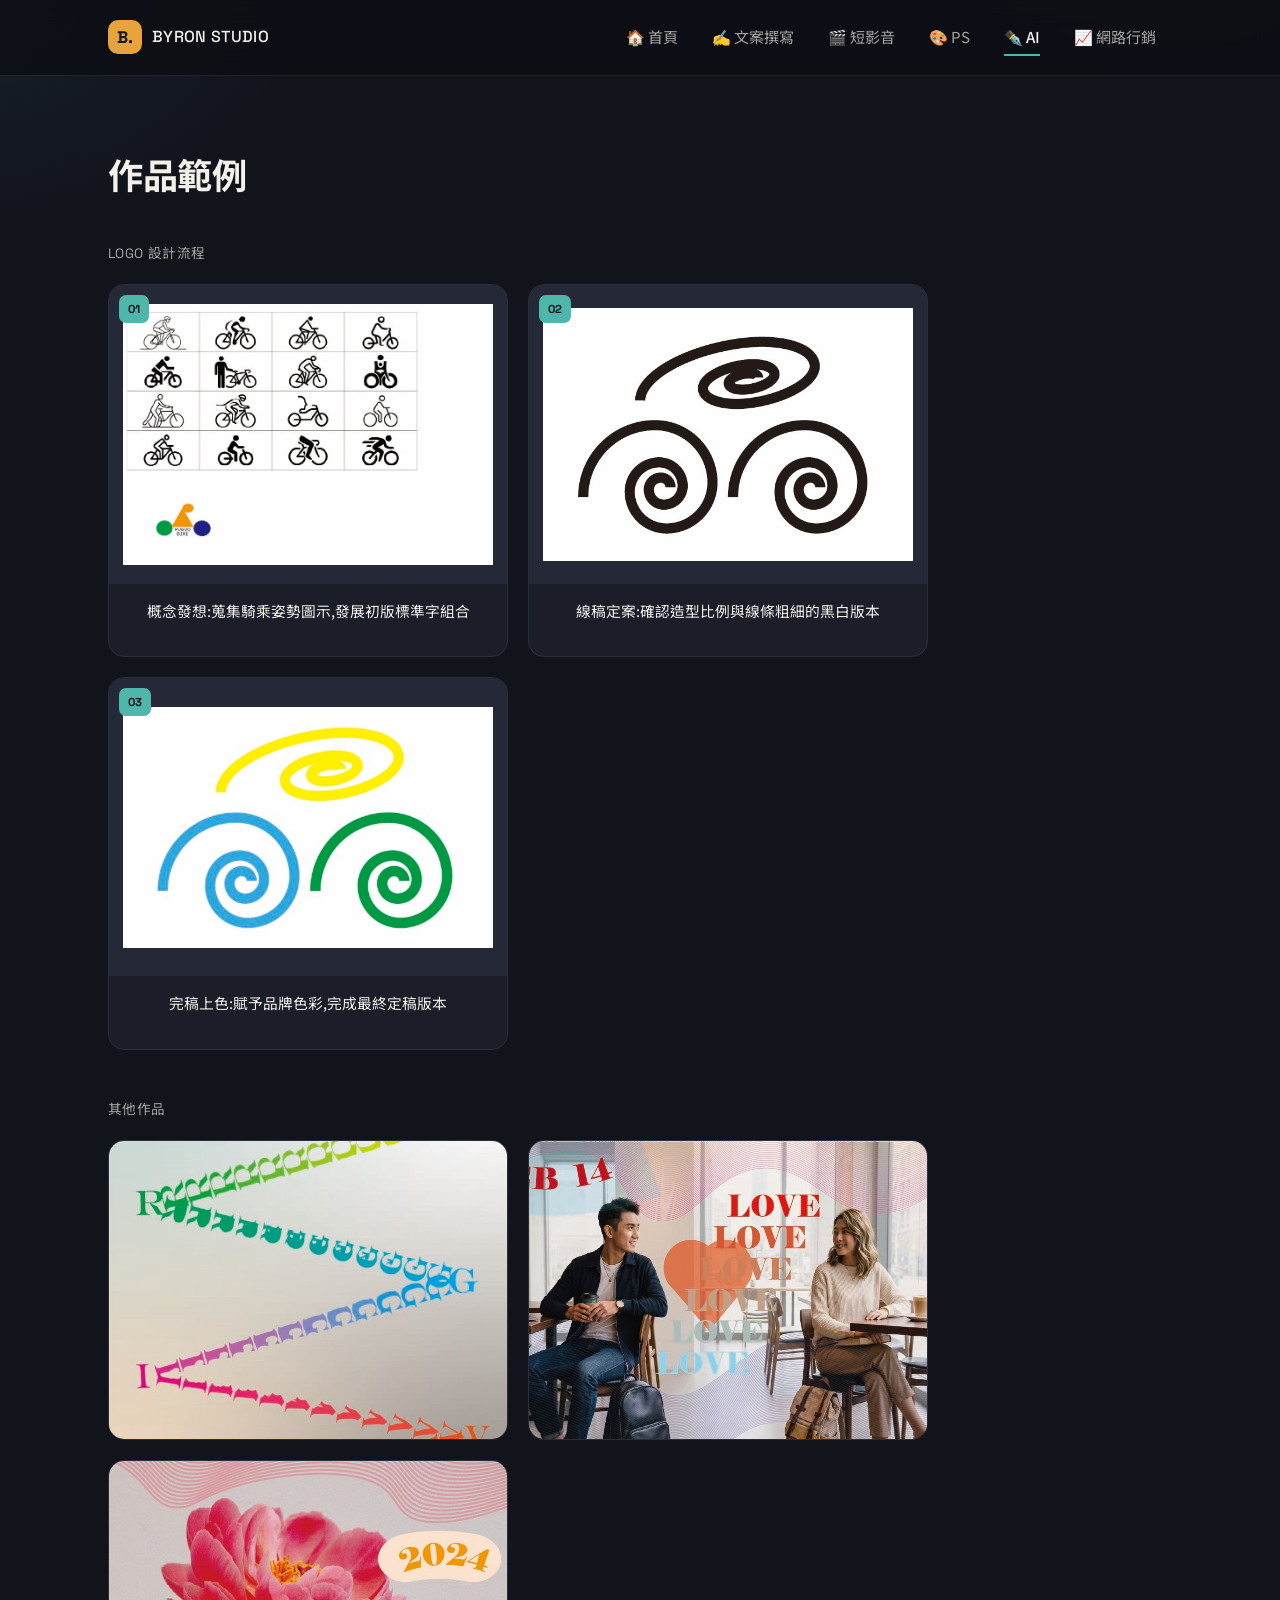
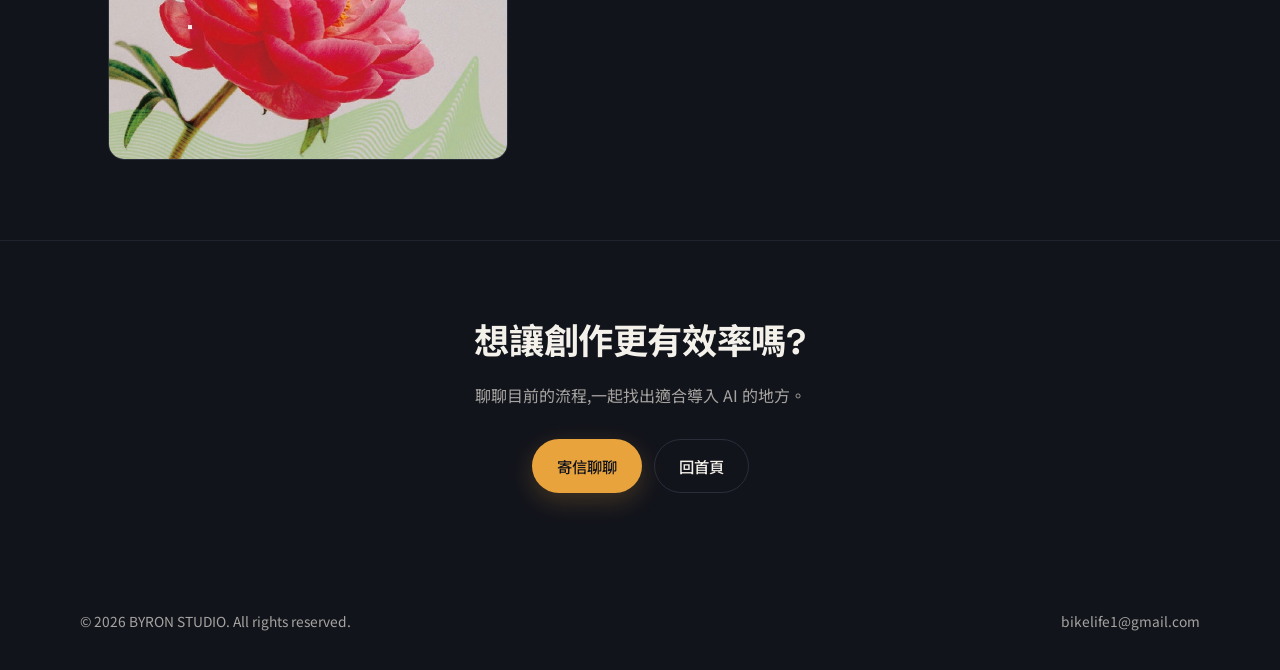
<file: ai.html>
<!doctype html>
<html lang="zh-Hant">
<head>
  <meta charset="UTF-8" />
  <meta name="viewport" content="width=device-width, initial-scale=1.0" />
  <title>AI 應用 — BYRON STUDIO</title>
  <link rel="preconnect" href="https://fonts.googleapis.com" />
  <link rel="preconnect" href="https://fonts.gstatic.com" crossorigin />
  <link
    href="https://fonts.googleapis.com/css2?family=Space+Grotesk:wght@500;700&family=Noto+Sans+TC:wght@400;500;700&display=swap"
    rel="stylesheet"
  />
  <link rel="stylesheet" href="css/style.css" />
</head>
<body>
  <header class="site-header">
    <div class="header-inner">
      <a href="index.html" class="brand">
        <span class="brand-mark">B.</span>
        <span class="brand-name">BYRON STUDIO</span>
      </a>
      <nav class="site-nav" id="site-nav">
        <a href="index.html" class="nav-link">🏠 首頁</a>
        <a href="copywriting.html" class="nav-link">✍️ 文案撰寫</a>
        <a href="video.html" class="nav-link">🎬 短影音</a>
        <a href="ps.html" class="nav-link">🎨 PS</a>
        <a href="ai.html" class="nav-link is-active">✒️ AI</a>
        <a href="marketing.html" class="nav-link">📈 網路行銷</a>
      </nav>
      <button class="menu-toggle" id="menu-toggle" aria-expanded="false" aria-controls="site-nav" aria-label="開啟選單">
        <span class="bar"></span>
        <span class="bar"></span>
        <span class="bar"></span>
      </button>
    </div>
  </header>
  <div class="nav-overlay" id="nav-overlay"></div>

  <main>
    

    <section class="section" id="gallery">
      <div class="container">
        <div class="section-head">
          <h2>作品範例</h2>
        </div>

        <p class="subsection-title">LOGO 設計流程</p>
        <div class="process-grid">
          <div class="process-card">
            <div class="process-thumb">
              <span class="process-num">01</span>
              <img src="./images/ai1.jpg" alt="概念發想:圖示參考與初版標準字" loading="lazy" />
            </div>
            <p class="process-label">概念發想:蒐集騎乘姿勢圖示,發展初版標準字組合</p>
          </div>
          <div class="process-card">
            <div class="process-thumb">
              <span class="process-num">02</span>
              <img src="./images/ai5.jpg" alt="線稿定案:黑白線條版本" loading="lazy" />
            </div>
            <p class="process-label">線稿定案:確認造型比例與線條粗細的黑白版本</p>
          </div>
          <div class="process-card">
            <div class="process-thumb">
              <span class="process-num">03</span>
              <img src="./images/ai6.jpg" alt="完稿上色:最終彩色版本" loading="lazy" />
            </div>
            <p class="process-label">完稿上色:賦予品牌色彩,完成最終定稿版本</p>
          </div>
        </div>

        <p class="subsection-title">其他作品</p>
        <div class="img-grid">
          <div class="img-card">
            <img src="./images/ai2.jpg" alt="作品範例" loading="lazy" />
          </div>
          <div class="img-card">
            <img src="./images/ai3.jpg" alt="作品範例" loading="lazy" />
          </div>
          <div class="img-card">
            <img src="./images/ai4.jpg" alt="作品範例" loading="lazy" />
          </div>
        </div>
      </div>
    </section>

    <section class="cta">
      <div class="container">
        <h2>想讓創作更有效率嗎?</h2>
        <p>聊聊目前的流程,一起找出適合導入 AI 的地方。</p>
        <div class="cta-actions">
          <a href="mailto:bikelife1@gmail.com" class="btn btn-primary">寄信聊聊</a>
          <a href="index.html" class="btn btn-ghost">回首頁</a>
        </div>
      </div>
    </section>
  </main>

  <footer>
    <div class="container site-footer">
      <span>© 2026 BYRON STUDIO. All rights reserved.</span>
      <div class="footer-links">
        <a href="mailto:bikelife1@gmail.com">bikelife1@gmail.com</a>

      </div>
    </div>
  </footer>

  <script src="js/script.js"></script>
</body>
</html>
</file>
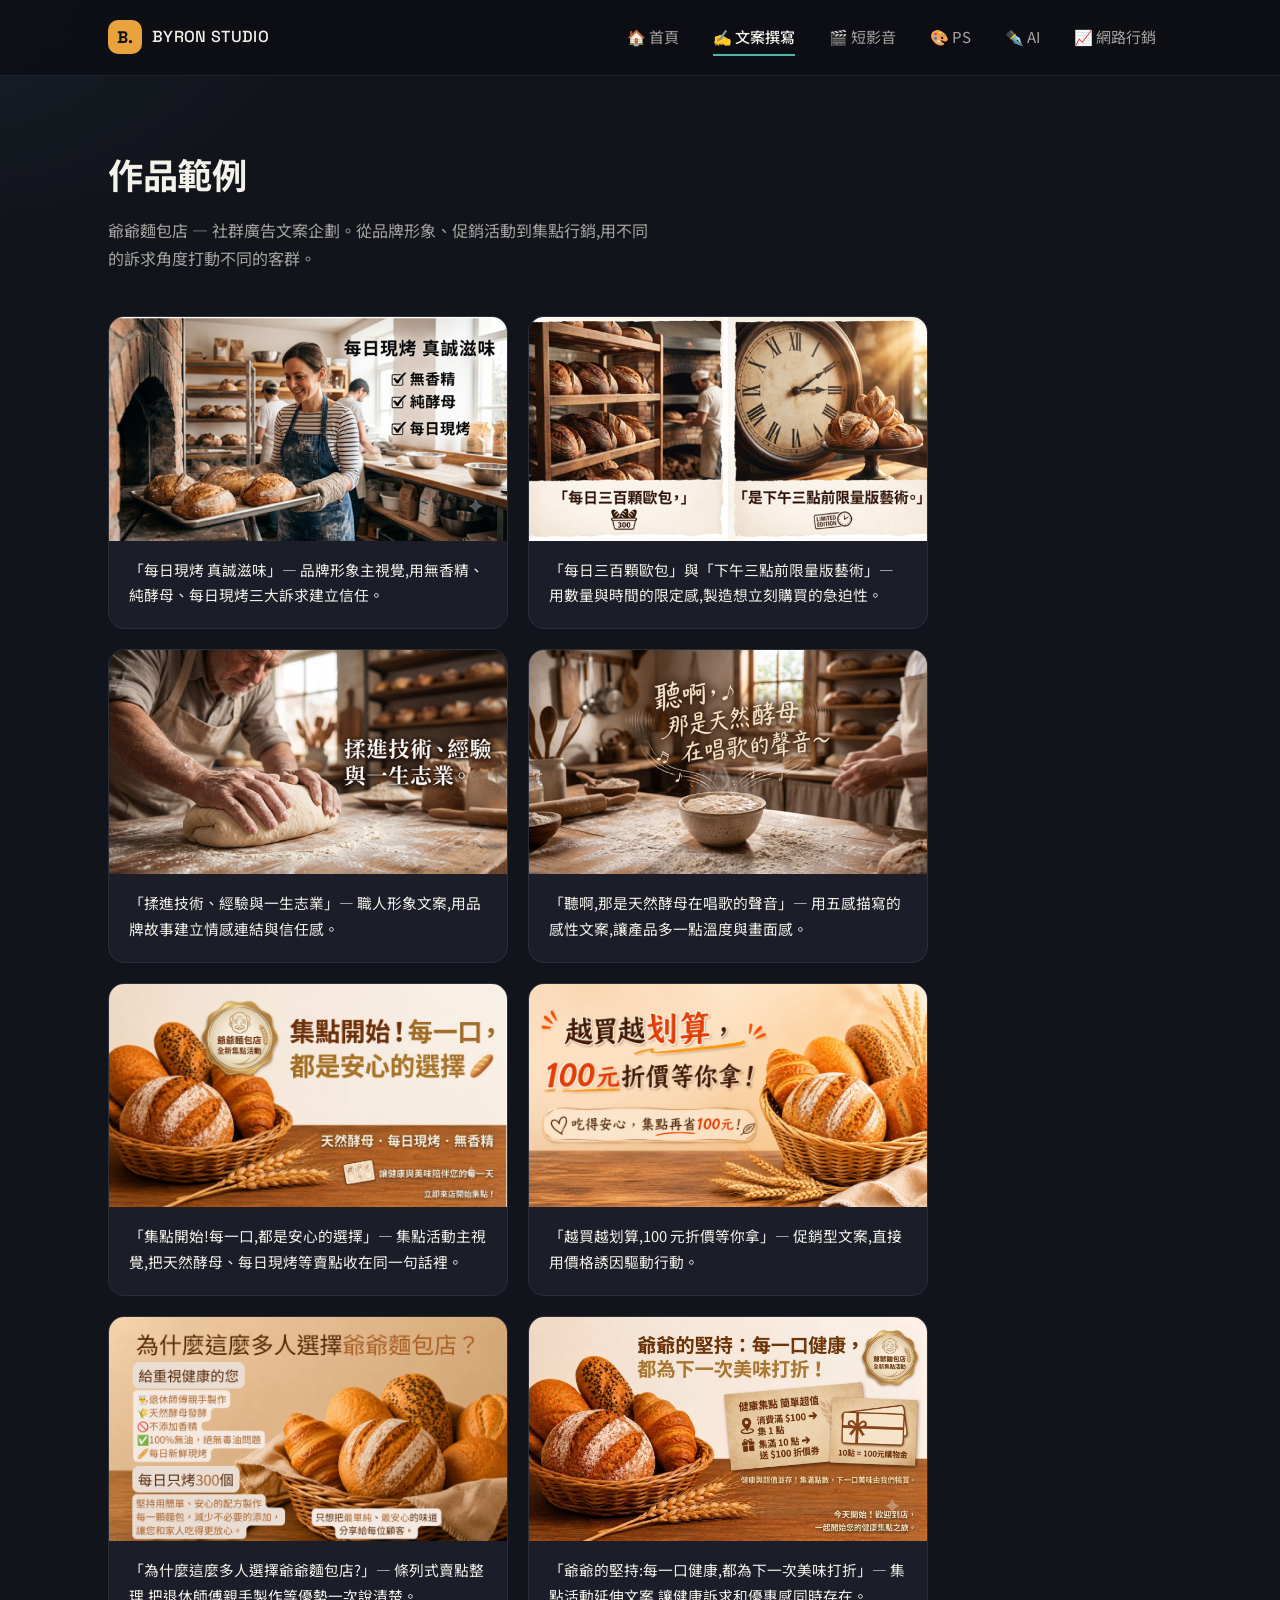
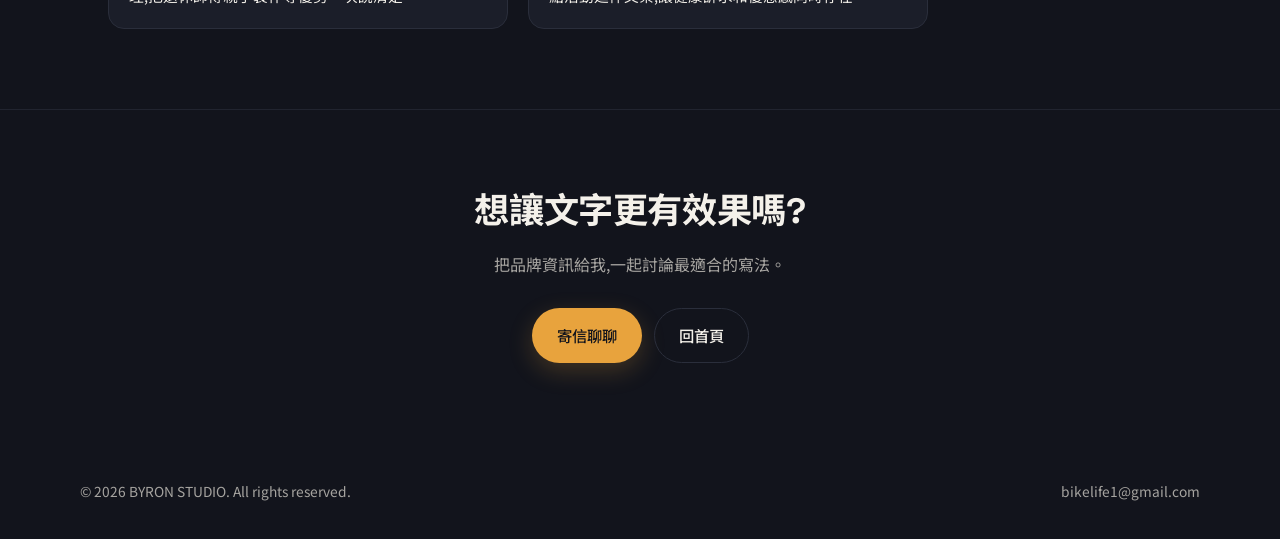
<file: copywriting.html>
<!doctype html>
<html lang="zh-Hant">
<head>
  <meta charset="UTF-8" />
  <meta name="viewport" content="width=device-width, initial-scale=1.0" />
  <title>文案撰寫 — BYRON STUDIO</title>
  <link rel="preconnect" href="https://fonts.googleapis.com" />
  <link rel="preconnect" href="https://fonts.gstatic.com" crossorigin />
  <link
    href="https://fonts.googleapis.com/css2?family=Space+Grotesk:wght@500;700&family=Noto+Sans+TC:wght@400;500;700&display=swap"
    rel="stylesheet"
  />
  <link rel="stylesheet" href="css/style.css" />
</head>
<body>
  <header class="site-header">
    <div class="header-inner">
      <a href="index.html" class="brand">
        <span class="brand-mark">B.</span>
        <span class="brand-name">BYRON STUDIO</span>
      </a>
      <nav class="site-nav" id="site-nav">
        <a href="index.html" class="nav-link">🏠 首頁</a>
        <a href="copywriting.html" class="nav-link is-active">✍️ 文案撰寫</a>
        <a href="video.html" class="nav-link">🎬 短影音</a>
        <a href="ps.html" class="nav-link">🎨 PS</a>
        <a href="ai.html" class="nav-link">✒️ AI</a>
        <a href="marketing.html" class="nav-link">📈 網路行銷</a>
      </nav>
      <button class="menu-toggle" id="menu-toggle" aria-expanded="false" aria-controls="site-nav" aria-label="開啟選單">
        <span class="bar"></span>
        <span class="bar"></span>
        <span class="bar"></span>
      </button>
    </div>
  </header>
  <div class="nav-overlay" id="nav-overlay"></div>

  <main>


   

    <section class="section" id="gallery">
      <div class="container">
        <div class="section-head">
          <h2>作品範例</h2>
          <p>爺爺麵包店 — 社群廣告文案企劃。從品牌形象、促銷活動到集點行銷,用不同的訴求角度打動不同的客群。</p>
        </div>
        <div class="gallery-grid">
          <div class="gallery-card">
            <div class="gallery-thumb">
              <img src="./images/w1.jpg" alt="每日現烤 真誠滋味" loading="lazy" />
            </div>
            <div class="gallery-body">
              <p>「每日現烤 真誠滋味」— 品牌形象主視覺,用無香精、純酵母、每日現烤三大訴求建立信任。</p>
            </div>
          </div>
          <div class="gallery-card">
            <div class="gallery-thumb">
              <img src="./images/w2.jpg" alt="每日三百顆歐包,是下午三點前限量版藝術" loading="lazy" />
            </div>
            <div class="gallery-body">
              <p>「每日三百顆歐包」與「下午三點前限量版藝術」— 用數量與時間的限定感,製造想立刻購買的急迫性。</p>
            </div>
          </div>
          <div class="gallery-card">
            <div class="gallery-thumb">
              <img src="./images/w3.jpg" alt="揉進技術、經驗與一生志業" loading="lazy" />
            </div>
            <div class="gallery-body">
              <p>「揉進技術、經驗與一生志業」— 職人形象文案,用品牌故事建立情感連結與信任感。</p>
            </div>
          </div>
          <div class="gallery-card">
            <div class="gallery-thumb">
              <img src="./images/w4.jpg" alt="聽啊，那是天然酵母在唱歌的聲音" loading="lazy" />
            </div>
            <div class="gallery-body">
              <p>「聽啊,那是天然酵母在唱歌的聲音」— 用五感描寫的感性文案,讓產品多一點溫度與畫面感。</p>
            </div>
          </div>
          <div class="gallery-card">
            <div class="gallery-thumb">
              <img src="./images/w5.jpg" alt="集點開始！每一口，都是安心的選擇" loading="lazy" />
            </div>
            <div class="gallery-body">
              <p>「集點開始!每一口,都是安心的選擇」— 集點活動主視覺,把天然酵母、每日現烤等賣點收在同一句話裡。</p>
            </div>
          </div>
          <div class="gallery-card">
            <div class="gallery-thumb">
              <img src="./images/w6.jpg" alt="越買越划算，100 元折價等你拿" loading="lazy" />
            </div>
            <div class="gallery-body">
              <p>「越買越划算,100 元折價等你拿」— 促銷型文案,直接用價格誘因驅動行動。</p>
            </div>
          </div>
          <div class="gallery-card">
            <div class="gallery-thumb">
              <img src="./images/w7.jpg" alt="為什麼這麼多人選擇爺爺麵包店？" loading="lazy" />
            </div>
            <div class="gallery-body">
              <p>「為什麼這麼多人選擇爺爺麵包店?」— 條列式賣點整理,把退休師傅親手製作等優勢一次說清楚。</p>
            </div>
          </div>
          <div class="gallery-card">
            <div class="gallery-thumb">
              <img src="./images/w8.jpg" alt="爺爺的堅持：每一口健康，都為下一次美味打折" loading="lazy" />
            </div>
            <div class="gallery-body">
              <p>「爺爺的堅持:每一口健康,都為下一次美味打折」— 集點活動延伸文案,讓健康訴求和優惠感同時存在。</p>
            </div>
          </div>
        </div>
      </div>
    </section>

    <section class="cta">
      <div class="container">
        <h2>想讓文字更有效果嗎?</h2>
        <p>把品牌資訊給我,一起討論最適合的寫法。</p>
        <div class="cta-actions">
          <a href="mailto:bikelife1@gmail.com" class="btn btn-primary">寄信聊聊</a>
          <a href="index.html" class="btn btn-ghost">回首頁</a>
        </div>
      </div>
    </section>
  </main>

  <footer>
    <div class="container site-footer">
      <span>© 2026 BYRON STUDIO. All rights reserved.</span>
      <div class="footer-links">
        <a href="mailto:bikelife1@gmail.com">bikelife1@gmail.com</a>

      </div>
    </div>
  </footer>

  <script src="js/script.js"></script>
</body>
</html>
</file>
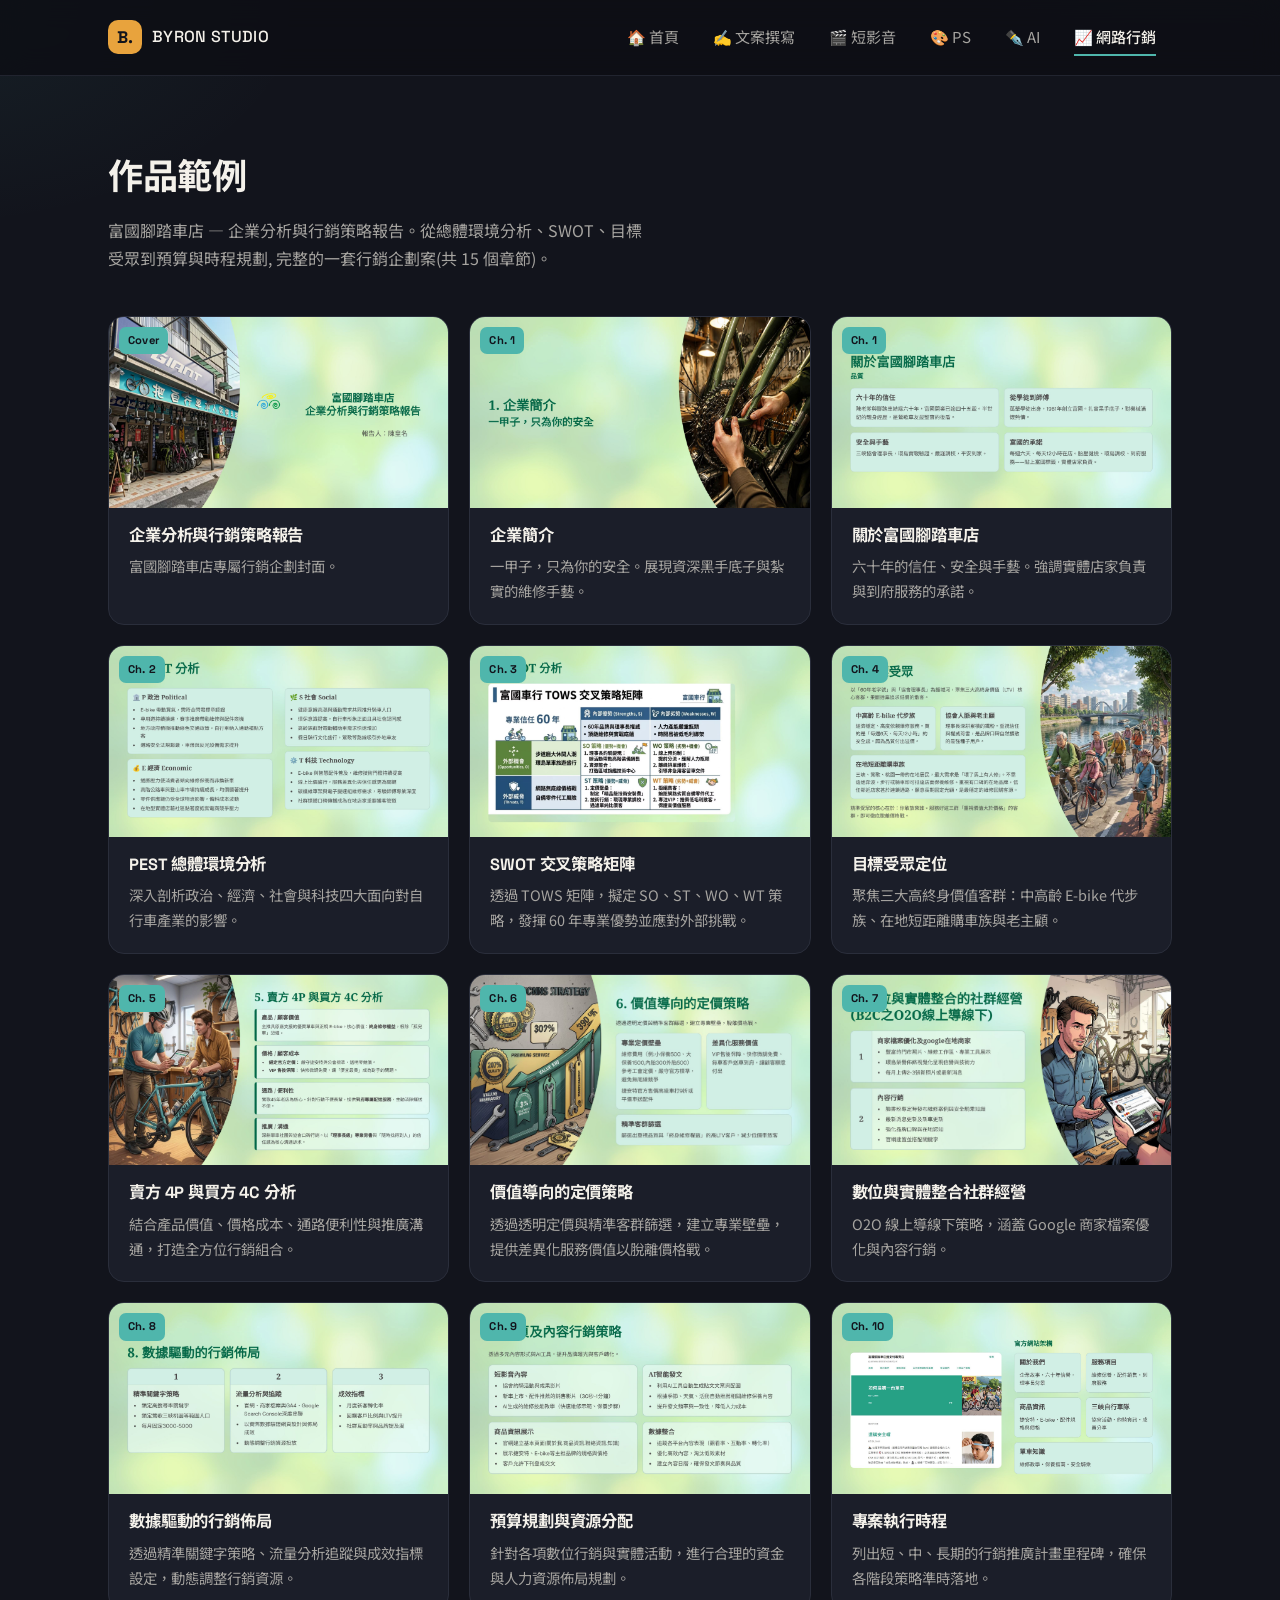
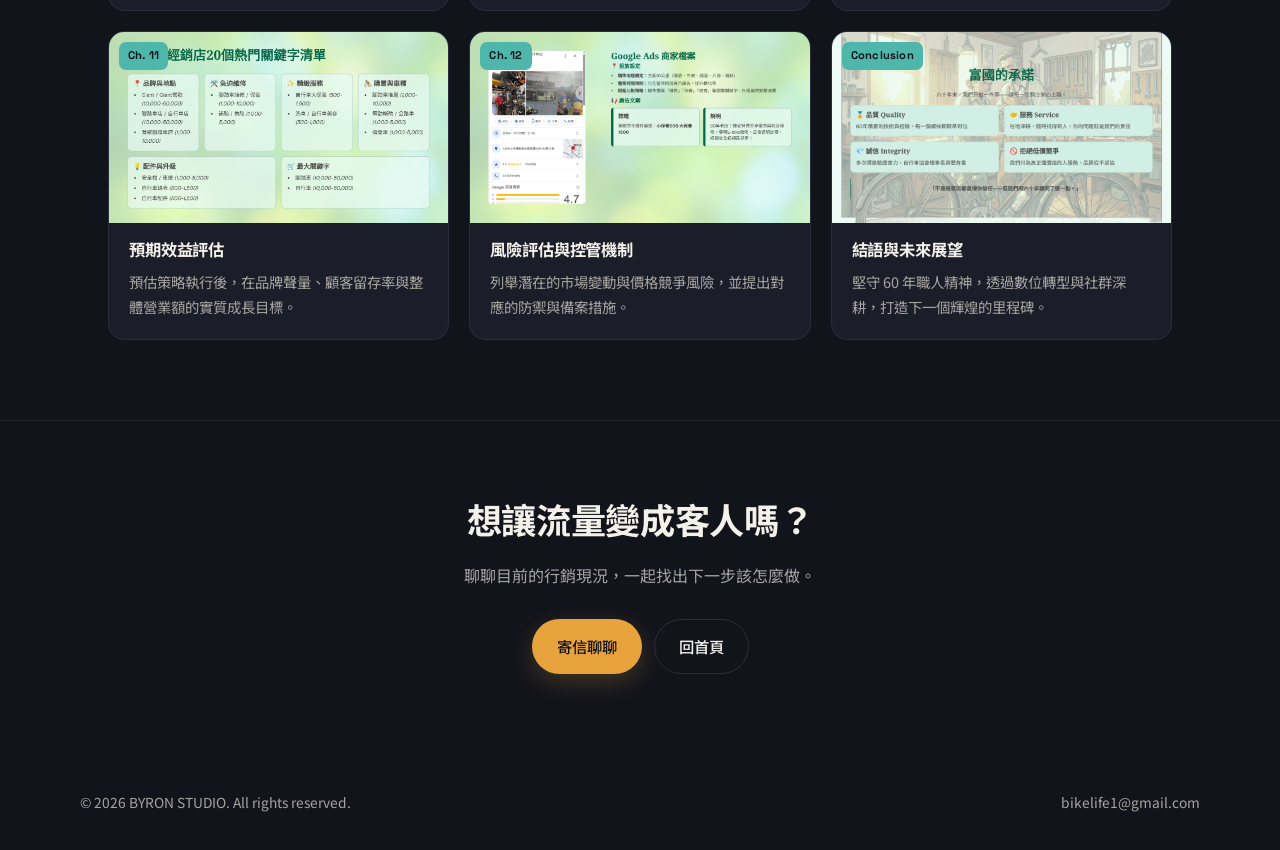
<file: marketing.html>
<!doctype html>
<html lang="zh-Hant">
<head>
  <meta charset="UTF-8" />
  <meta name="viewport" content="width=device-width, initial-scale=1.0" />
  <title>網路行銷 — BYRON STUDIO</title>
  <link rel="preconnect" href="https://fonts.googleapis.com" />
  <link rel="preconnect" href="https://fonts.gstatic.com" crossorigin />
  <link
    href="https://fonts.googleapis.com/css2?family=Space+Grotesk:wght@500;700&family=Noto+Sans+TC:wght@400;500;700&display=swap"
    rel="stylesheet"
  />
  <link rel="stylesheet" href="css/style.css" />
</head>
<body>
  <header class="site-header">
    <div class="header-inner">
      <a href="index.html" class="brand">
        <span class="brand-mark">B.</span>
        <span class="brand-name">BYRON STUDIO</span>
      </a>
      <nav class="site-nav" id="site-nav">
        <a href="index.html" class="nav-link">🏠 首頁</a>
        <a href="copywriting.html" class="nav-link">✍️ 文案撰寫</a>
        <a href="video.html" class="nav-link">🎬 短影音</a>
        <a href="ps.html" class="nav-link">🎨 PS</a>
        <a href="ai.html" class="nav-link">✒️ AI</a>
        <a href="marketing.html" class="nav-link is-active">📈 網路行銷</a>
      </nav>
      <button class="menu-toggle" id="menu-toggle" aria-expanded="false" aria-controls="site-nav" aria-label="開啟選單">
        <span class="bar"></span>
        <span class="bar"></span>
        <span class="bar"></span>
      </button>
    </div>
  </header>
  <div class="nav-overlay" id="nav-overlay"></div>

  <main>
   
    <section class="section" id="report">
      <div class="container">
        <div class="section-head">
          <h2>作品範例</h2>
          <p>
            富國腳踏車店 — 企業分析與行銷策略報告。從總體環境分析、SWOT、目標受眾到預算與時程規劃,
            完整的一套行銷企劃案(共 15 個章節)。
          </p>
        </div>
        <div class="report-grid">
          <div class="report-card">
            <div class="report-thumb">
              <img src="images/marketing1.jpg" alt="企業分析與行銷策略報告" loading="lazy" />
              <span class="report-tag">Cover</span>
            </div>
            <div class="report-body">
              <h3>企業分析與行銷策略報告</h3>
              <p>富國腳踏車店專屬行銷企劃封面。</p>
            </div>
          </div>
          <div class="report-card">
            <div class="report-thumb">
              <img src="images/marketing2.jpg" alt="企業簡介" loading="lazy" />
              <span class="report-tag">Ch. 1</span>
            </div>
            <div class="report-body">
              <h3>企業簡介</h3>
              <p>一甲子，只為你的安全。展現資深黑手底子與紮實的維修手藝。</p>
            </div>
          </div>
          <div class="report-card">
            <div class="report-thumb">
              <img src="images/marketing3.jpg" alt="關於富國腳踏車店" loading="lazy" />
              <span class="report-tag">Ch. 1</span>
            </div>
            <div class="report-body">
              <h3>關於富國腳踏車店</h3>
              <p>六十年的信任、安全與手藝。強調實體店家負責與到府服務的承諾。</p>
            </div>
          </div>
          <div class="report-card">
            <div class="report-thumb">
              <img src="images/marketing4.jpg" alt="PEST 總體環境分析" loading="lazy" />
              <span class="report-tag">Ch. 2</span>
            </div>
            <div class="report-body">
              <h3>PEST 總體環境分析</h3>
              <p>深入剖析政治、經濟、社會與科技四大面向對自行車產業的影響。</p>
            </div>
          </div>
          <div class="report-card">
            <div class="report-thumb">
              <img src="images/marketing5.jpg" alt="SWOT 交叉策略矩陣" loading="lazy" />
              <span class="report-tag">Ch. 3</span>
            </div>
            <div class="report-body">
              <h3>SWOT 交叉策略矩陣</h3>
              <p>透過 TOWS 矩陣，擬定 SO、ST、WO、WT 策略，發揮 60 年專業優勢並應對外部挑戰。</p>
            </div>
          </div>
          <div class="report-card">
            <div class="report-thumb">
              <img src="images/marketing6.jpg" alt="目標受眾定位" loading="lazy" />
              <span class="report-tag">Ch. 4</span>
            </div>
            <div class="report-body">
              <h3>目標受眾定位</h3>
              <p>聚焦三大高終身價值客群：中高齡 E-bike 代步族、在地短距離購車族與老主顧。</p>
            </div>
          </div>
          <div class="report-card">
            <div class="report-thumb">
              <img src="images/marketing7.jpg" alt="賣方 4P 與買方 4C 分析" loading="lazy" />
              <span class="report-tag">Ch. 5</span>
            </div>
            <div class="report-body">
              <h3>賣方 4P 與買方 4C 分析</h3>
              <p>結合產品價值、價格成本、通路便利性與推廣溝通，打造全方位行銷組合。</p>
            </div>
          </div>
          <div class="report-card">
            <div class="report-thumb">
              <img src="images/marketing8.jpg" alt="價值導向的定價策略" loading="lazy" />
              <span class="report-tag">Ch. 6</span>
            </div>
            <div class="report-body">
              <h3>價值導向的定價策略</h3>
              <p>透過透明定價與精準客群篩選，建立專業壁壘，提供差異化服務價值以脫離價格戰。</p>
            </div>
          </div>
          <div class="report-card">
            <div class="report-thumb">
              <img src="images/marketing9.jpg" alt="數位與實體整合社群經營" loading="lazy" />
              <span class="report-tag">Ch. 7</span>
            </div>
            <div class="report-body">
              <h3>數位與實體整合社群經營</h3>
              <p>O2O 線上導線下策略，涵蓋 Google 商家檔案優化與內容行銷。</p>
            </div>
          </div>
          <div class="report-card">
            <div class="report-thumb">
              <img src="images/marketing10.jpg" alt="數據驅動的行銷佈局" loading="lazy" />
              <span class="report-tag">Ch. 8</span>
            </div>
            <div class="report-body">
              <h3>數據驅動的行銷佈局</h3>
              <p>透過精準關鍵字策略、流量分析追蹤與成效指標設定，動態調整行銷資源。</p>
            </div>
          </div>
          <div class="report-card">
            <div class="report-thumb">
              <img src="images/marketing11.jpg" alt="預算規劃與資源分配" loading="lazy" />
              <span class="report-tag">Ch. 9</span>
            </div>
            <div class="report-body">
              <h3>預算規劃與資源分配</h3>
              <p>針對各項數位行銷與實體活動，進行合理的資金與人力資源佈局規劃。</p>
            </div>
          </div>
          <div class="report-card">
            <div class="report-thumb">
              <img src="images/marketing12.jpg" alt="專案執行時程" loading="lazy" />
              <span class="report-tag">Ch. 10</span>
            </div>
            <div class="report-body">
              <h3>專案執行時程</h3>
              <p>列出短、中、長期的行銷推廣計畫里程碑，確保各階段策略準時落地。</p>
            </div>
          </div>
          <div class="report-card">
            <div class="report-thumb">
              <img src="images/marketing13.jpg" alt="預期效益評估" loading="lazy" />
              <span class="report-tag">Ch. 11</span>
            </div>
            <div class="report-body">
              <h3>預期效益評估</h3>
              <p>預估策略執行後，在品牌聲量、顧客留存率與整體營業額的實質成長目標。</p>
            </div>
          </div>
          <div class="report-card">
            <div class="report-thumb">
              <img src="images/marketing14.jpg" alt="風險評估與控管機制" loading="lazy" />
              <span class="report-tag">Ch. 12</span>
            </div>
            <div class="report-body">
              <h3>風險評估與控管機制</h3>
              <p>列舉潛在的市場變動與價格競爭風險，並提出對應的防禦與備案措施。</p>
            </div>
          </div>
          <div class="report-card">
            <div class="report-thumb">
              <img src="images/marketing15.jpg" alt="結語與未來展望" loading="lazy" />
              <span class="report-tag">Conclusion</span>
            </div>
            <div class="report-body">
              <h3>結語與未來展望</h3>
              <p>堅守 60 年職人精神，透過數位轉型與社群深耕，打造下一個輝煌的里程碑。</p>
            </div>
          </div>
        </div>
      </div>
    </section>

    <section class="cta">
      <div class="container">
        <h2>想讓流量變成客人嗎？</h2>
        <p>聊聊目前的行銷現況，一起找出下一步該怎麼做。</p>
        <div class="cta-actions">
          <a href="mailto:bikelife1@gmail.com" class="btn btn-primary">寄信聊聊</a>
          <a href="index.html" class="btn btn-ghost">回首頁</a>
        </div>
      </div>
    </section>
  </main>

  <footer>
    <div class="container site-footer">
      <span>© 2026 BYRON STUDIO. All rights reserved.</span>
      <div class="footer-links">
        <a href="mailto:bikelife1@gmail.comm">bikelife1@gmail.com</a>

      </div>
    </div>
  </footer>

  <script src="js/script.js"></script>
</body>
</html>
</file>
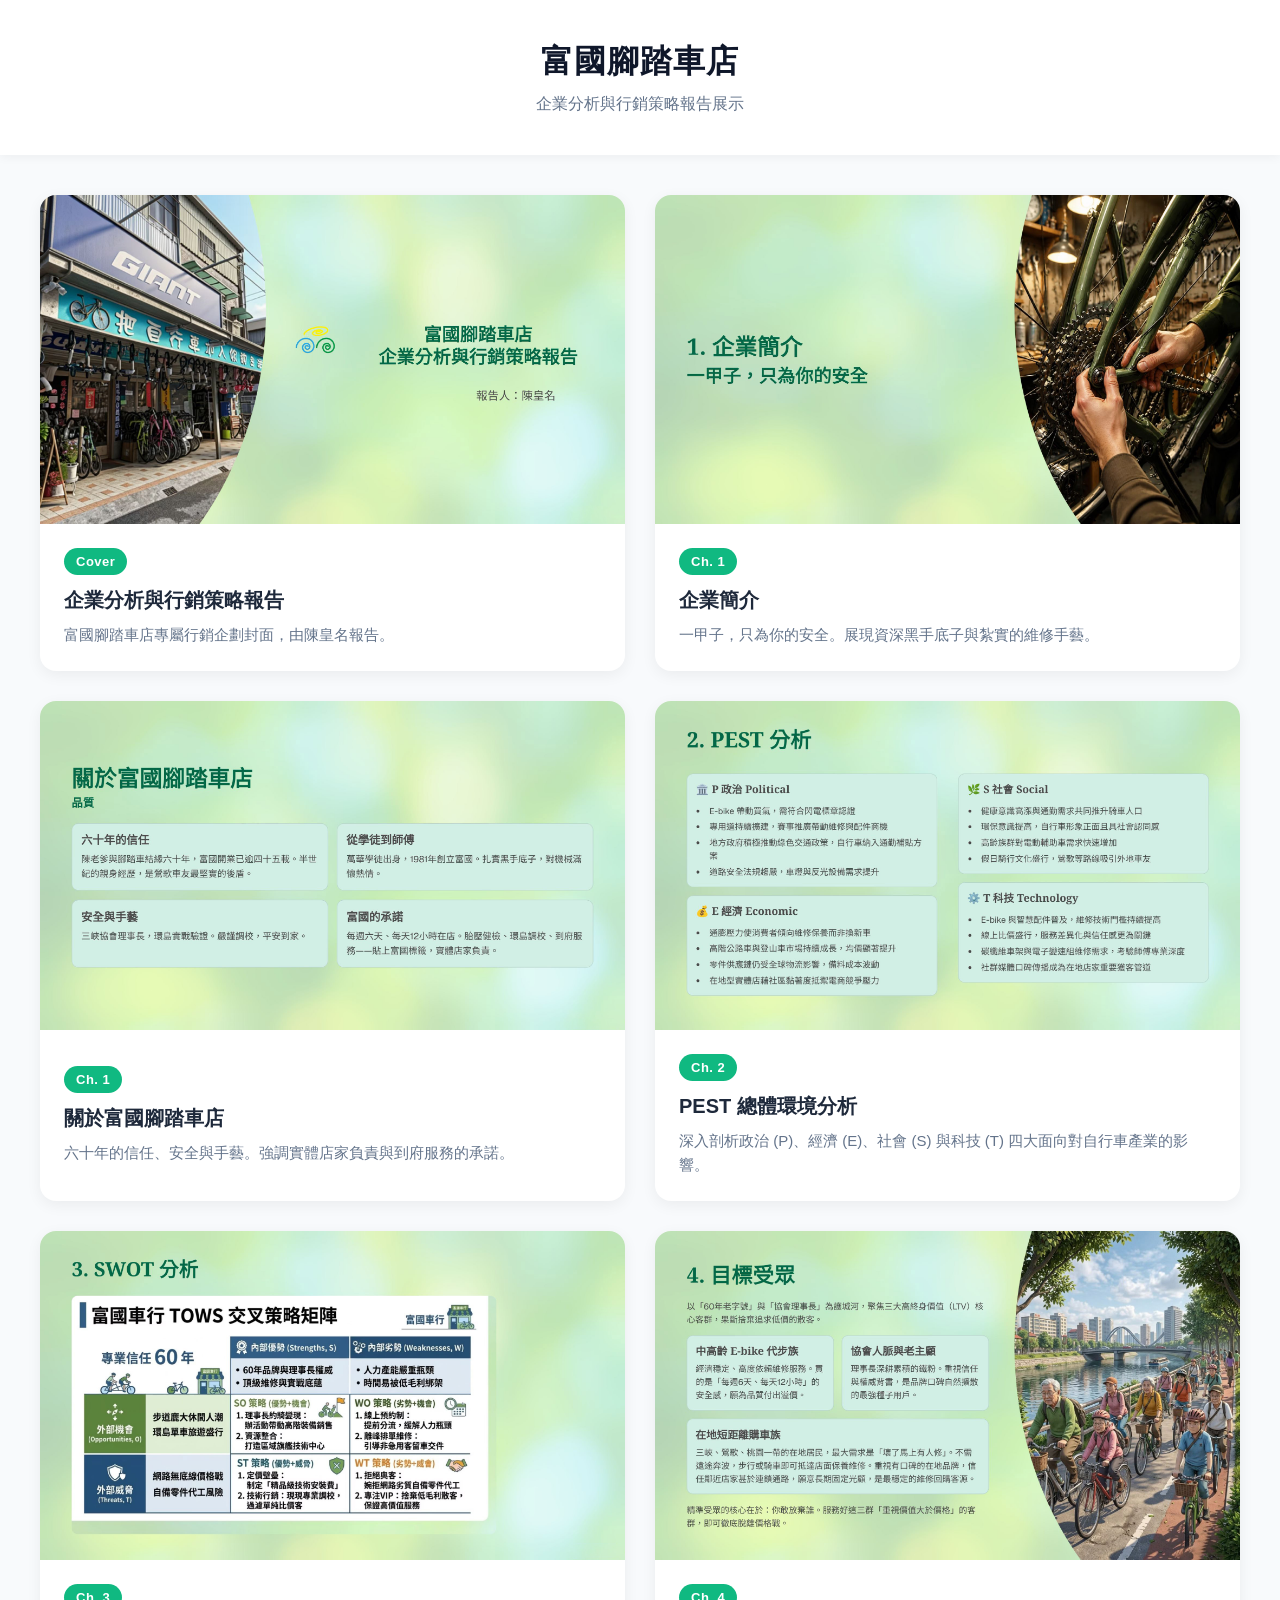
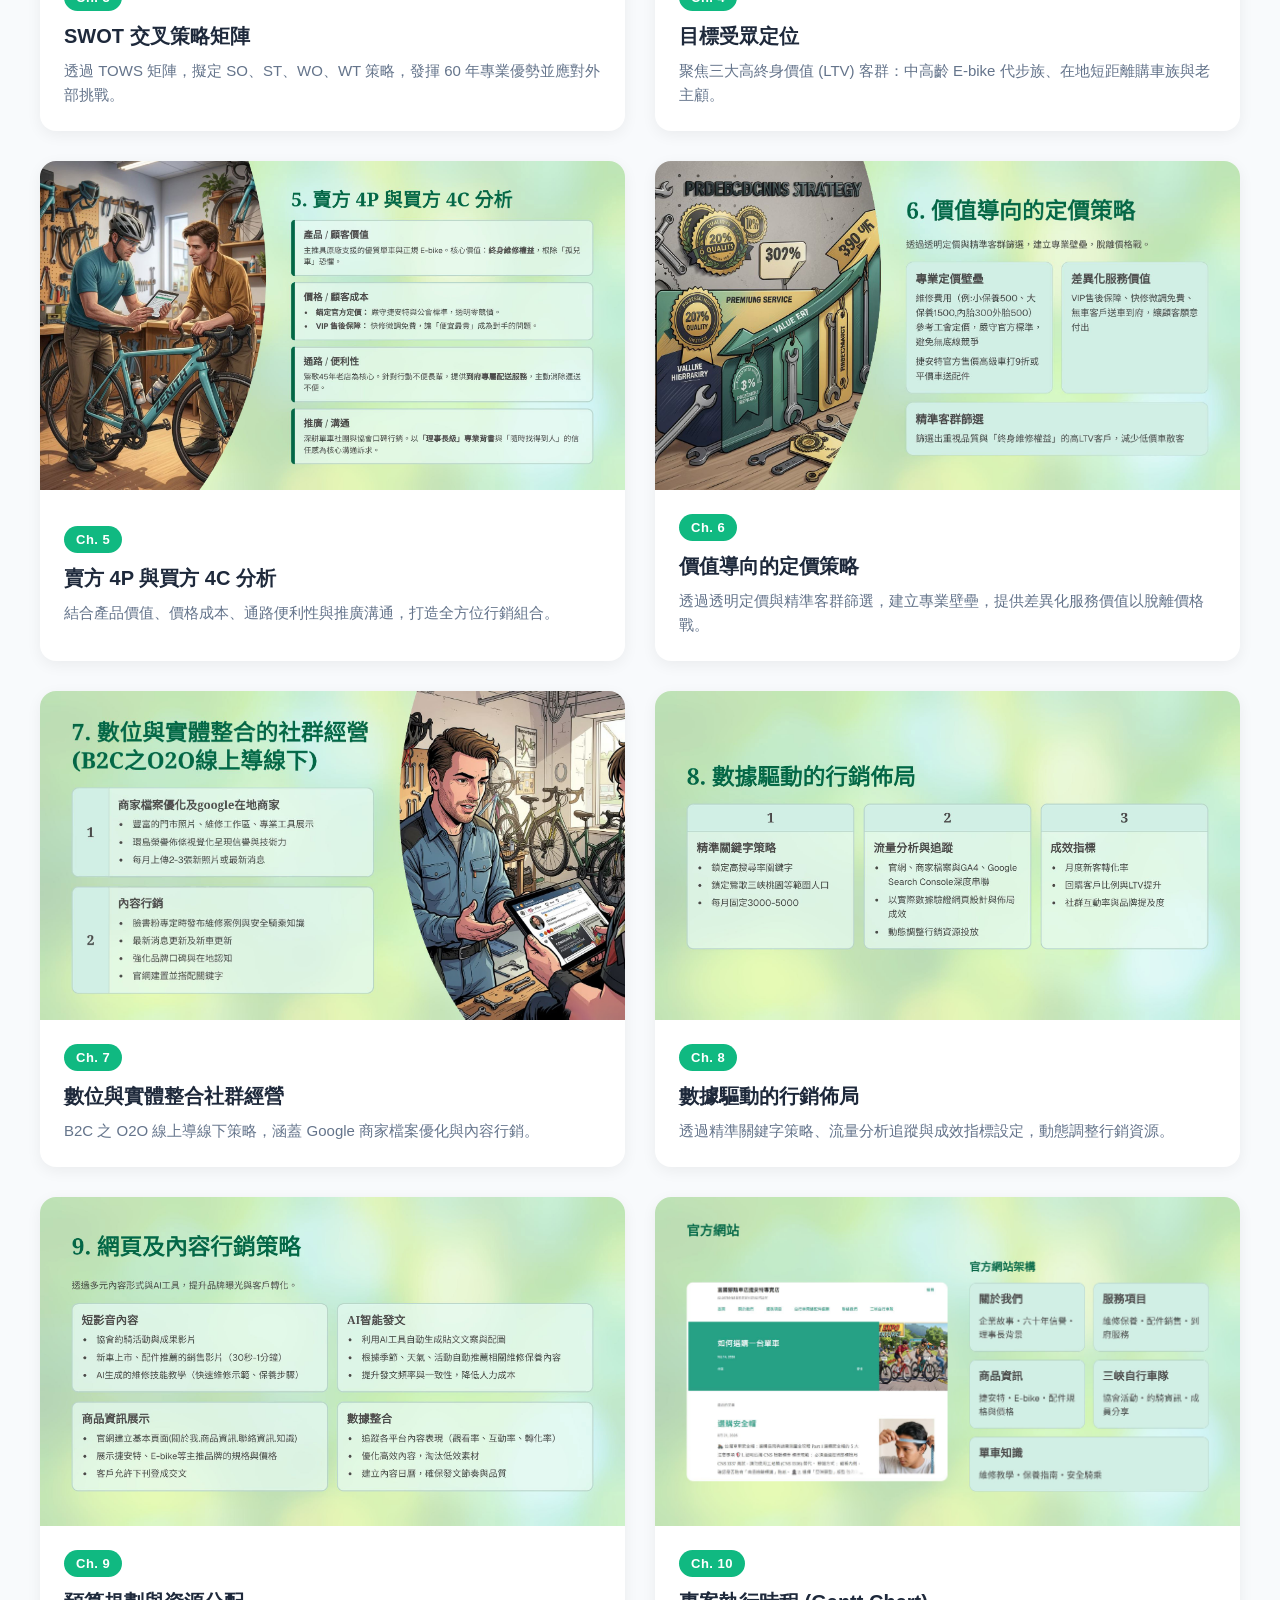
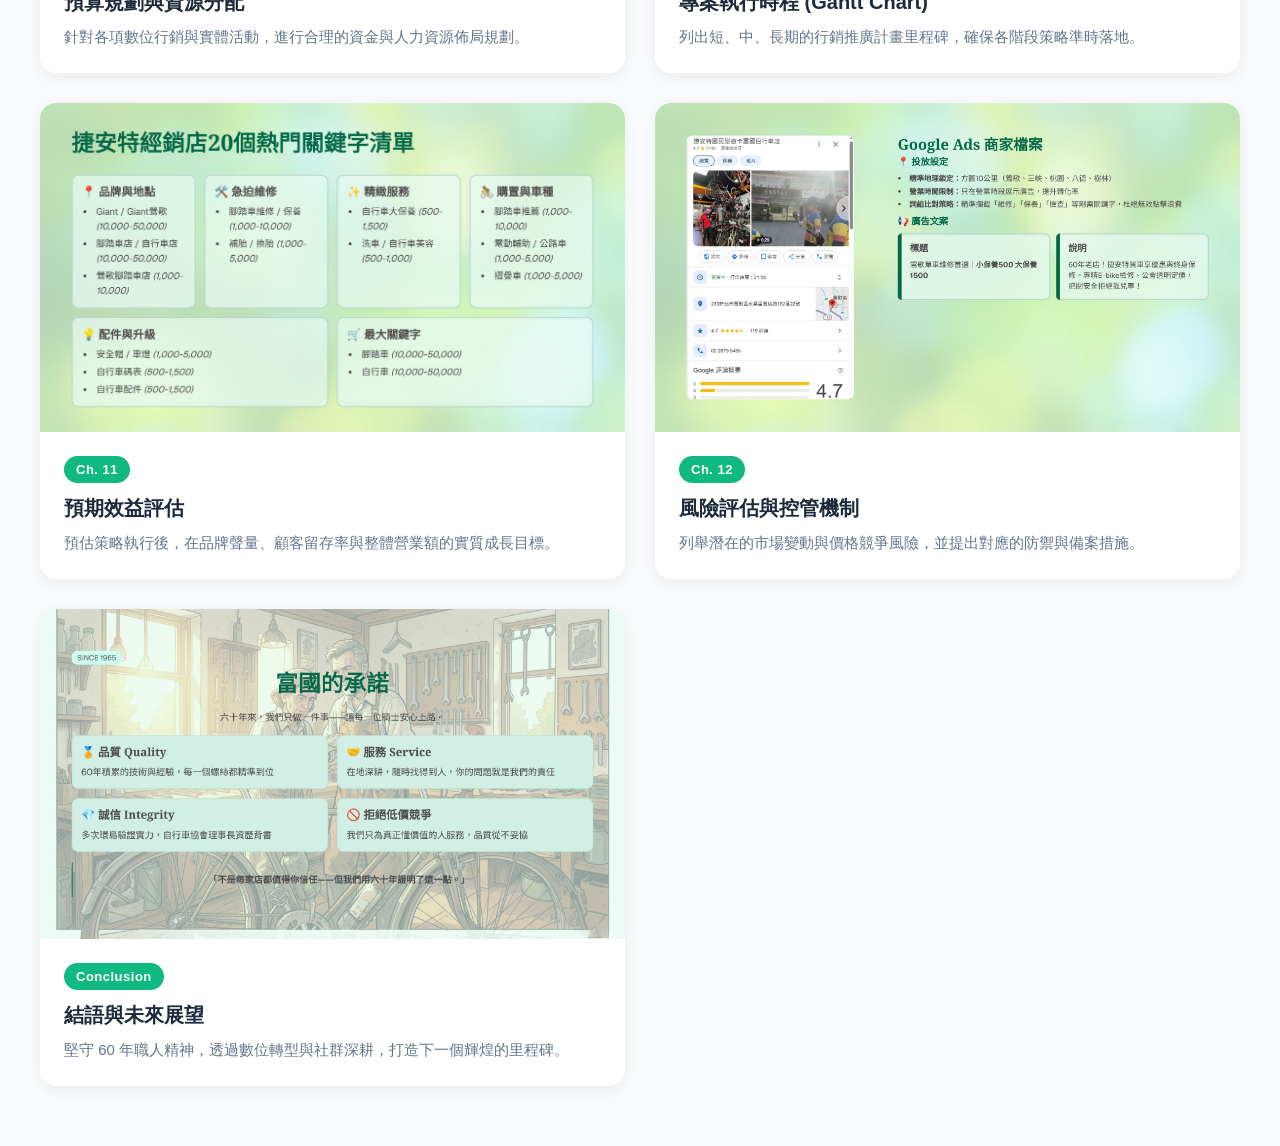
<file: promote.html>
<!DOCTYPE html>
<html lang="zh-TW">
<head>
  <meta charset="UTF-8">
  <meta name="viewport" content="width=device-width, initial-scale=1.0">
  <title>富國腳踏車店 | 企業分析與行銷策略報告</title>
  <style>
    /* 全域設定 */
    body {
      font-family: 'Helvetica Neue', Helvetica, Arial, '微軟正黑體', sans-serif;
      background-color: #f8fafc;
      margin: 0;
      padding: 0;
      color: #334155;
    }

    /* 頁首樣式 */
    .header {
      background-color: #ffffff;
      padding: 40px 20px;
      text-align: center;
      box-shadow: 0 2px 10px rgba(0, 0, 0, 0.05);
      margin-bottom: 40px;
    }
    .header h1 {
      margin: 0;
      font-size: 32px;
      color: #0f172a;
      letter-spacing: 1px;
    }
    .header p {
      margin: 10px 0 0 0;
      font-size: 16px;
      color: #64748b;
    }

    /* 主要容器 */
    .report-wrapper {
      max-width: 1200px;
      margin: 0 auto;
      padding: 0 20px 60px 20px;
    }

    /* 網格系統：採用自適應卡片設計 */
    .report-grid {
      display: grid;
      grid-template-columns: repeat(auto-fill, minmax(500px, 1fr));
      gap: 30px;
    }

    /* 手機版適配 */
    @media (max-width: 600px) {
      .report-grid {
        grid-template-columns: 1fr;
      }
    }

    /* 卡片樣式 */
    .report-card {
      background: #ffffff;
      border-radius: 16px;
      overflow: hidden;
      box-shadow: 0 4px 15px rgba(0, 0, 0, 0.06);
      transition: transform 0.3s ease, box-shadow 0.3s ease;
      display: flex;
      flex-direction: column;
    }
    .report-card:hover {
      transform: translateY(-8px);
      box-shadow: 0 15px 30px rgba(0, 0, 0, 0.12);
    }

    /* 圖片容器 */
    .img-container {
      width: 100%;
      aspect-ratio: 16 / 9;
      overflow: hidden;
      background-color: #e2e8f0;
      position: relative;
    }
    .img-container img {
      width: 100%;
      height: 100%;
      object-fit: cover;
      transition: transform 0.5s ease;
    }
    .report-card:hover .img-container img {
      transform: scale(1.03);
    }

    /* 文字資訊區塊 */
    .info-box {
      padding: 24px;
      flex-grow: 1;
      display: flex;
      flex-direction: column;
      justify-content: center;
    }
    .tag {
      align-self: flex-start;
      background: #10b981;
      color: #ffffff;
      font-size: 13px;
      padding: 6px 12px;
      border-radius: 20px;
      margin-bottom: 12px;
      font-weight: 600;
      letter-spacing: 0.5px;
    }
    .title {
      font-size: 20px;
      font-weight: bold;
      margin: 0 0 10px 0;
      color: #1e293b;
      line-height: 1.3;
    }
    .desc {
      font-size: 15px;
      color: #64748b;
      line-height: 1.6;
      margin: 0;
    }
  </style>
</head>
<body>

  <!-- 頁首 -->
  <header class="header">
    <h1>富國腳踏車店</h1>
    <p>企業分析與行銷策略報告展示</p>
  </header>

  <!-- 報告展示區 -->
  <div class="report-wrapper">
    <div class="report-grid">

      <!-- 卡片 1 -->
      <div class="report-card">
        <div class="img-container">
          <img src="./images/marketing1.jpg" alt="報告封面">
        </div>
        <div class="info-box">
          <span class="tag">Cover</span>
          <h2 class="title">企業分析與行銷策略報告</h2>
          <p class="desc">富國腳踏車店專屬行銷企劃封面，由陳皇名報告。</p>
        </div>
      </div>

      <!-- 卡片 2 -->
      <div class="report-card">
        <div class="img-container">
          <img src="./images/marketing2.jpg" alt="企業簡介">
        </div>
        <div class="info-box">
          <span class="tag">Ch. 1</span>
          <h2 class="title">企業簡介</h2>
          <p class="desc">一甲子，只為你的安全。展現資深黑手底子與紮實的維修手藝。</p>
        </div>
      </div>

      <!-- 卡片 3 -->
      <div class="report-card">
        <div class="img-container">
          <img src="./images/marketing3.jpg" alt="關於富國腳踏車店">
        </div>
        <div class="info-box">
          <span class="tag">Ch. 1</span>
          <h2 class="title">關於富國腳踏車店</h2>
          <p class="desc">六十年的信任、安全與手藝。強調實體店家負責與到府服務的承諾。</p>
        </div>
      </div>

      <!-- 卡片 4 -->
      <div class="report-card">
        <div class="img-container">
          <img src="./images/marketing4.jpg" alt="PEST 分析">
        </div>
        <div class="info-box">
          <span class="tag">Ch. 2</span>
          <h2 class="title">PEST 總體環境分析</h2>
          <p class="desc">深入剖析政治 (P)、經濟 (E)、社會 (S) 與科技 (T) 四大面向對自行車產業的影響。</p>
        </div>
      </div>

      <!-- 卡片 5 -->
      <div class="report-card">
        <div class="img-container">
          <img src="./images/marketing5.jpg" alt="SWOT 分析">
        </div>
        <div class="info-box">
          <span class="tag">Ch. 3</span>
          <h2 class="title">SWOT 交叉策略矩陣</h2>
          <p class="desc">透過 TOWS 矩陣，擬定 SO、ST、WO、WT 策略，發揮 60 年專業優勢並應對外部挑戰。</p>
        </div>
      </div>

      <!-- 卡片 6 -->
      <div class="report-card">
        <div class="img-container">
          <img src="./images/marketing6.jpg" alt="目標受眾">
        </div>
        <div class="info-box">
          <span class="tag">Ch. 4</span>
          <h2 class="title">目標受眾定位</h2>
          <p class="desc">聚焦三大高終身價值 (LTV) 客群：中高齡 E-bike 代步族、在地短距離購車族與老主顧。</p>
        </div>
      </div>

      <!-- 卡片 7 -->
      <div class="report-card">
        <div class="img-container">
          <img src="./images/marketing7.jpg" alt="賣方 4P 與買方 4C 分析">
        </div>
        <div class="info-box">
          <span class="tag">Ch. 5</span>
          <h2 class="title">賣方 4P 與買方 4C 分析</h2>
          <p class="desc">結合產品價值、價格成本、通路便利性與推廣溝通，打造全方位行銷組合。</p>
        </div>
      </div>

      <!-- 卡片 8 -->
      <div class="report-card">
        <div class="img-container">
          <img src="./images/marketing8.jpg" alt="價值導向的定價策略">
        </div>
        <div class="info-box">
          <span class="tag">Ch. 6</span>
          <h2 class="title">價值導向的定價策略</h2>
          <p class="desc">透過透明定價與精準客群篩選，建立專業壁壘，提供差異化服務價值以脫離價格戰。</p>
        </div>
      </div>

      <!-- 卡片 9 -->
      <div class="report-card">
        <div class="img-container">
          <img src="./images/marketing9.jpg" alt="數位與實體整合的社群經營">
        </div>
        <div class="info-box">
          <span class="tag">Ch. 7</span>
          <h2 class="title">數位與實體整合社群經營</h2>
          <p class="desc">B2C 之 O2O 線上導線下策略，涵蓋 Google 商家檔案優化與內容行銷。</p>
        </div>
      </div>

      <!-- 卡片 10 -->
      <div class="report-card">
        <div class="img-container">
          <img src="./images/marketing10.jpg" alt="數據驅動的行銷佈局">
        </div>
        <div class="info-box">
          <span class="tag">Ch. 8</span>
          <h2 class="title">數據驅動的行銷佈局</h2>
          <p class="desc">透過精準關鍵字策略、流量分析追蹤與成效指標設定，動態調整行銷資源。</p>
        </div>
      </div>

      <!-- 卡片 11 -->
      <div class="report-card">
        <div class="img-container">
          <img src="./images/marketing11.jpg" alt="預算規劃與分配">
        </div>
        <div class="info-box">
          <span class="tag">Ch. 9</span>
          <h2 class="title">預算規劃與資源分配</h2>
          <p class="desc">針對各項數位行銷與實體活動，進行合理的資金與人力資源佈局規劃。</p>
        </div>
      </div>

      <!-- 卡片 12 -->
      <div class="report-card">
        <div class="img-container">
          <img src="./images/marketing12.jpg" alt="專案執行時程">
        </div>
        <div class="info-box">
          <span class="tag">Ch. 10</span>
          <h2 class="title">專案執行時程 (Gantt Chart)</h2>
          <p class="desc">列出短、中、長期的行銷推廣計畫里程碑，確保各階段策略準時落地。</p>
        </div>
      </div>

      <!-- 卡片 13 -->
      <div class="report-card">
        <div class="img-container">
          <img src="./images/marketing13.jpg" alt="預期效益">
        </div>
        <div class="info-box">
          <span class="tag">Ch. 11</span>
          <h2 class="title">預期效益評估</h2>
          <p class="desc">預估策略執行後，在品牌聲量、顧客留存率與整體營業額的實質成長目標。</p>
        </div>
      </div>

      <!-- 卡片 14 -->
      <div class="report-card">
        <div class="img-container">
          <img src="./images/marketing14.jpg" alt="風險評估">
        </div>
        <div class="info-box">
          <span class="tag">Ch. 12</span>
          <h2 class="title">風險評估與控管機制</h2>
          <p class="desc">列舉潛在的市場變動與價格競爭風險，並提出對應的防禦與備案措施。</p>
        </div>
      </div>

      <!-- 卡片 15 -->
      <div class="report-card">
        <div class="img-container">
          <img src="./images/marketing15.jpg" alt="結語與未來展望">
        </div>
        <div class="info-box">
          <span class="tag">Conclusion</span>
          <h2 class="title">結語與未來展望</h2>
          <p class="desc">堅守 60 年職人精神，透過數位轉型與社群深耕，打造下一個輝煌的里程碑。</p>
        </div>
      </div>

    </div>
  </div>

</body>
</html>
</file>
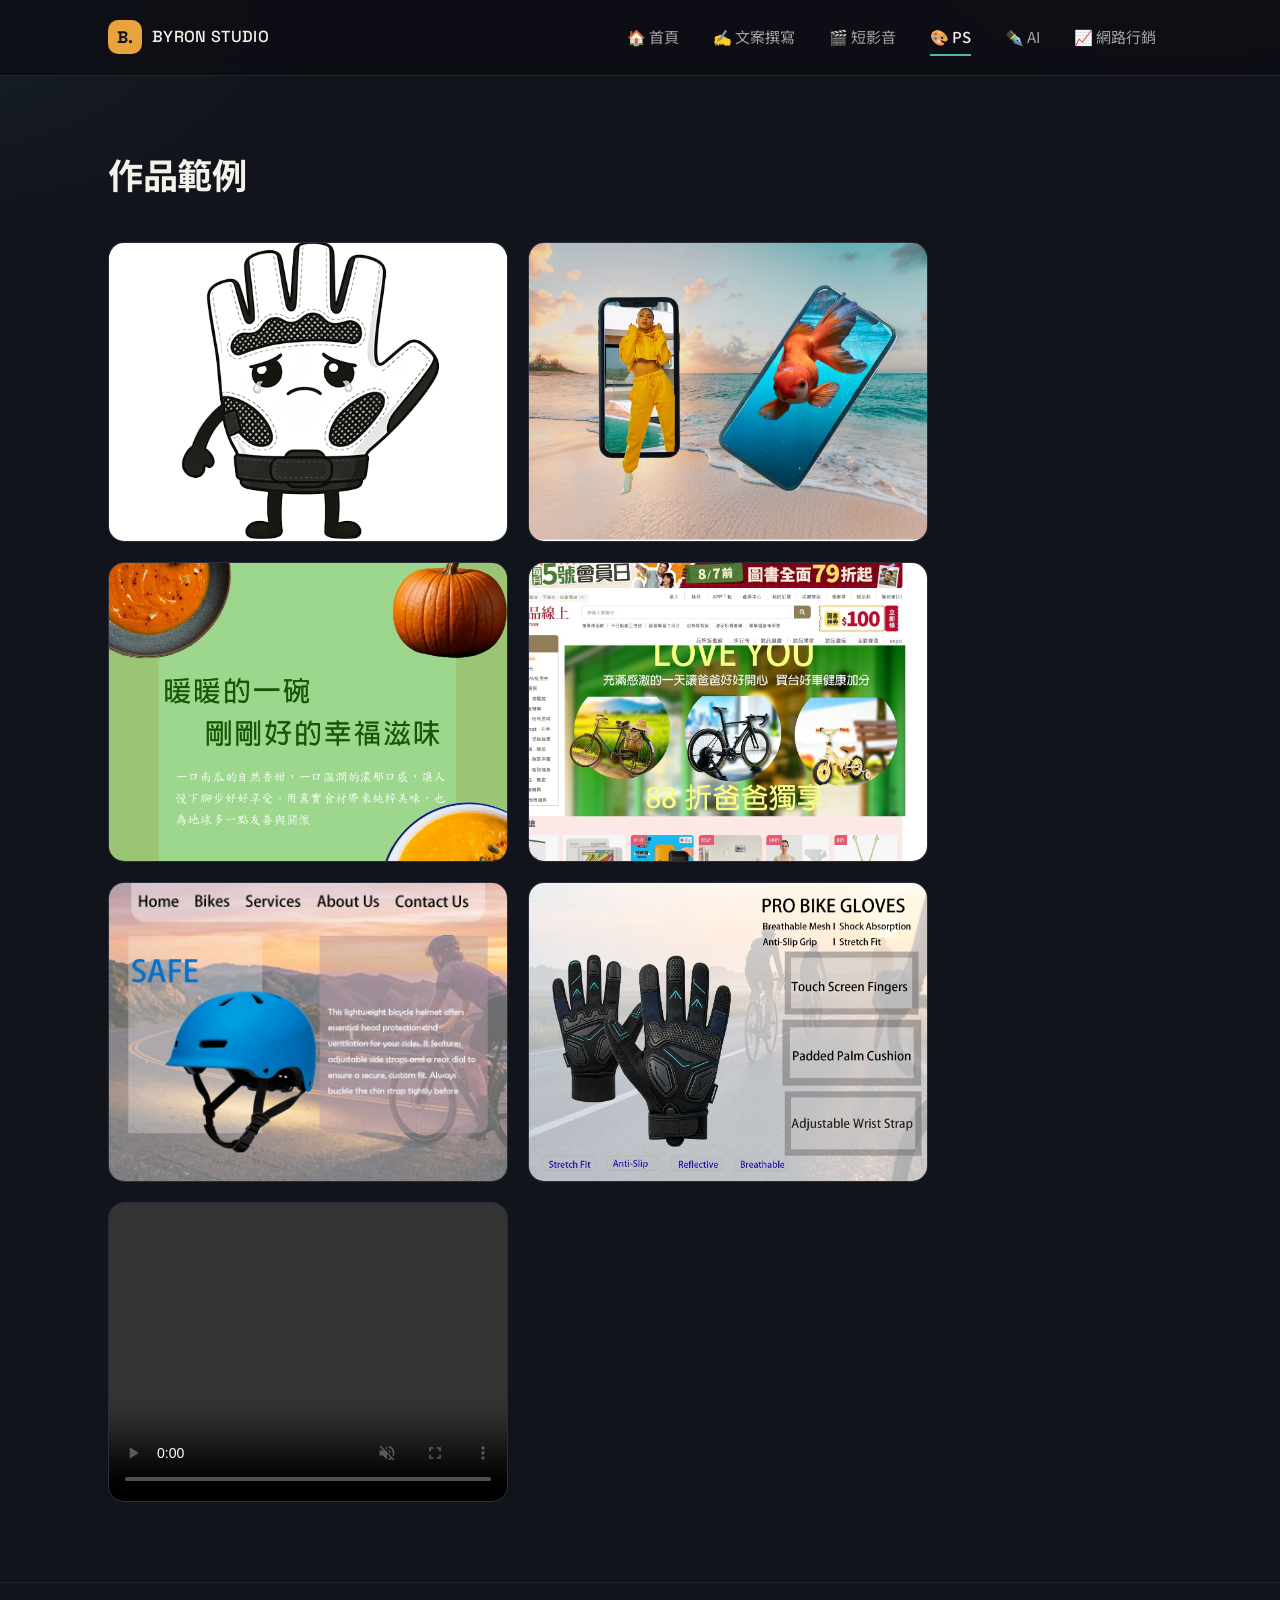
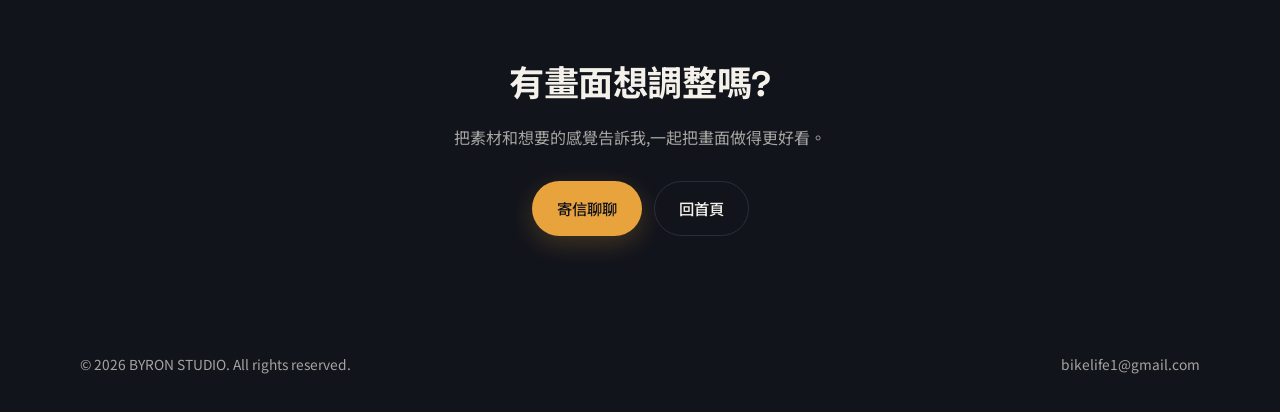
<file: ps.html>
<!doctype html>
<html lang="zh-Hant">
<head>
  <meta charset="UTF-8" />
  <meta name="viewport" content="width=device-width, initial-scale=1.0" />
  <title>PS 視覺設計 — BYRON STUDIO</title>
  <link rel="preconnect" href="https://fonts.googleapis.com" />
  <link rel="preconnect" href="https://fonts.gstatic.com" crossorigin />
  <link
    href="https://fonts.googleapis.com/css2?family=Space+Grotesk:wght@500;700&family=Noto+Sans+TC:wght@400;500;700&display=swap"
    rel="stylesheet"
  />
  <link rel="stylesheet" href="css/style.css" />
</head>
<body>
  <header class="site-header">
    <div class="header-inner">
      <a href="index.html" class="brand">
        <span class="brand-mark">B.</span>
        <span class="brand-name">BYRON STUDIO</span>
      </a>
      <nav class="site-nav" id="site-nav">
        <a href="index.html" class="nav-link">🏠 首頁</a>
        <a href="copywriting.html" class="nav-link">✍️ 文案撰寫</a>
        <a href="video.html" class="nav-link">🎬 短影音</a>
        <a href="ps.html" class="nav-link is-active">🎨 PS</a>
        <a href="ai.html" class="nav-link">✒️ AI</a>
        <a href="marketing.html" class="nav-link">📈 網路行銷</a>
      </nav>
      <button class="menu-toggle" id="menu-toggle" aria-expanded="false" aria-controls="site-nav" aria-label="開啟選單">
        <span class="bar"></span>
        <span class="bar"></span>
        <span class="bar"></span>
      </button>
    </div>
  </header>
  <div class="nav-overlay" id="nav-overlay"></div>

  <main>
   

    <section class="section" id="gallery">
      <div class="container">
        <div class="section-head">
          <h2>作品範例</h2>
        </div>
        <div class="img-grid">
          <div class="img-card">
            <img src="./images/ps7.gif" alt="作品範例" loading="lazy" />
          </div>
          <div class="img-card">
            <img src="./images/ps1.jpg" alt="作品範例" loading="lazy" />
          </div>
          <div class="img-card">
            <img src="./images/ps2.jpg" alt="作品範例" loading="lazy" />
          </div>
          <div class="img-card">
            <img src="./images/ps3.jpg" alt="作品範例" loading="lazy" />
          </div>
          <div class="img-card">
            <img src="./images/ps4.jpg" alt="作品範例" loading="lazy" />
          </div>
          <div class="img-card">
            <img src="./images/ps5.jpg" alt="作品範例" loading="lazy" />
          </div>
          <div class="img-card">
            <video src="./images/ps6.mp4" muted loop playsinline controls></video>
          </div>
        </div>
      </div>
    </section>

    <section class="cta">
      <div class="container">
        <h2>有畫面想調整嗎?</h2>
        <p>把素材和想要的感覺告訴我,一起把畫面做得更好看。</p>
        <div class="cta-actions">
          <a href="mailto:bikelife1@gmail.com" class="btn btn-primary">寄信聊聊</a>
          <a href="index.html" class="btn btn-ghost">回首頁</a>
        </div>
      </div>
    </section>
  </main>

  <footer>
    <div class="container site-footer">
      <span>© 2026 BYRON STUDIO. All rights reserved.</span>
      <div class="footer-links">
        <a href="mailto:bikelife1@gmail.com">bikelife1@gmail.com</a>

      </div>
    </div>
  </footer>

  <script src="js/script.js"></script>
</body>
</html>
</file>
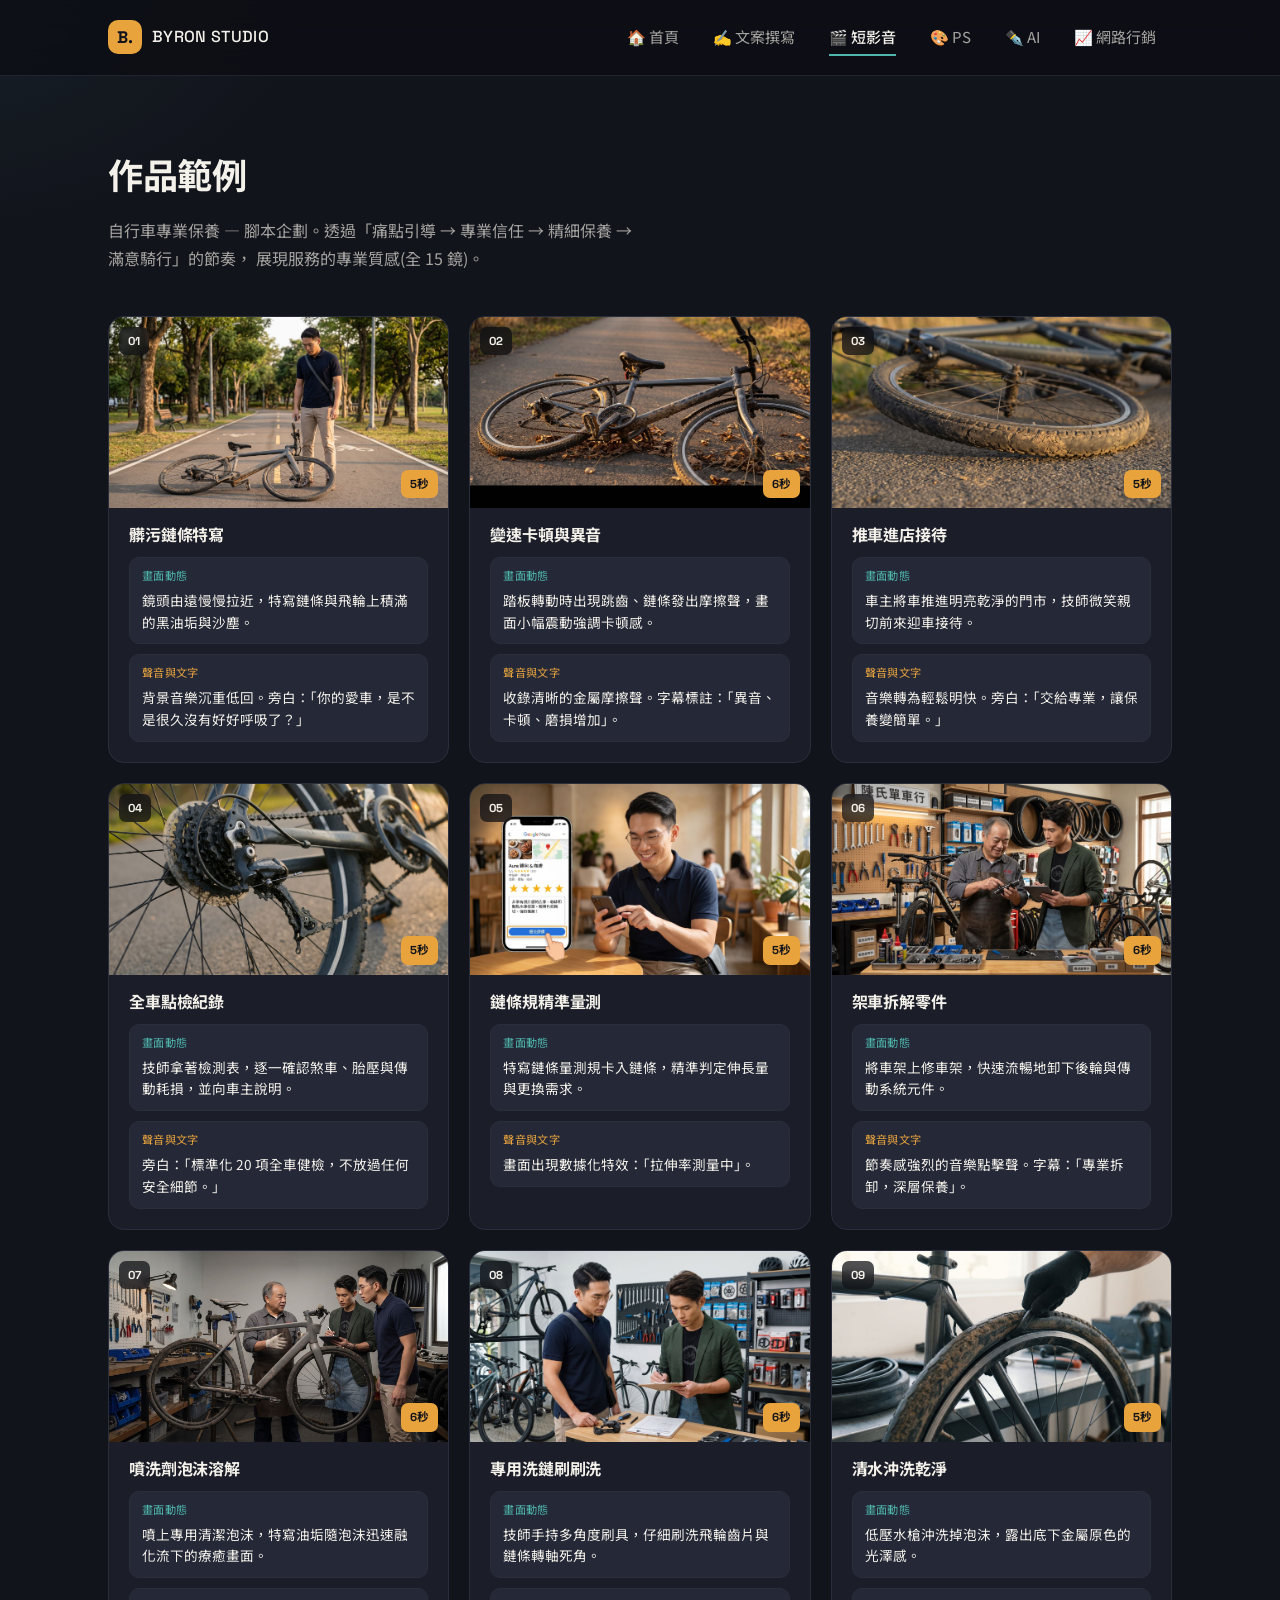
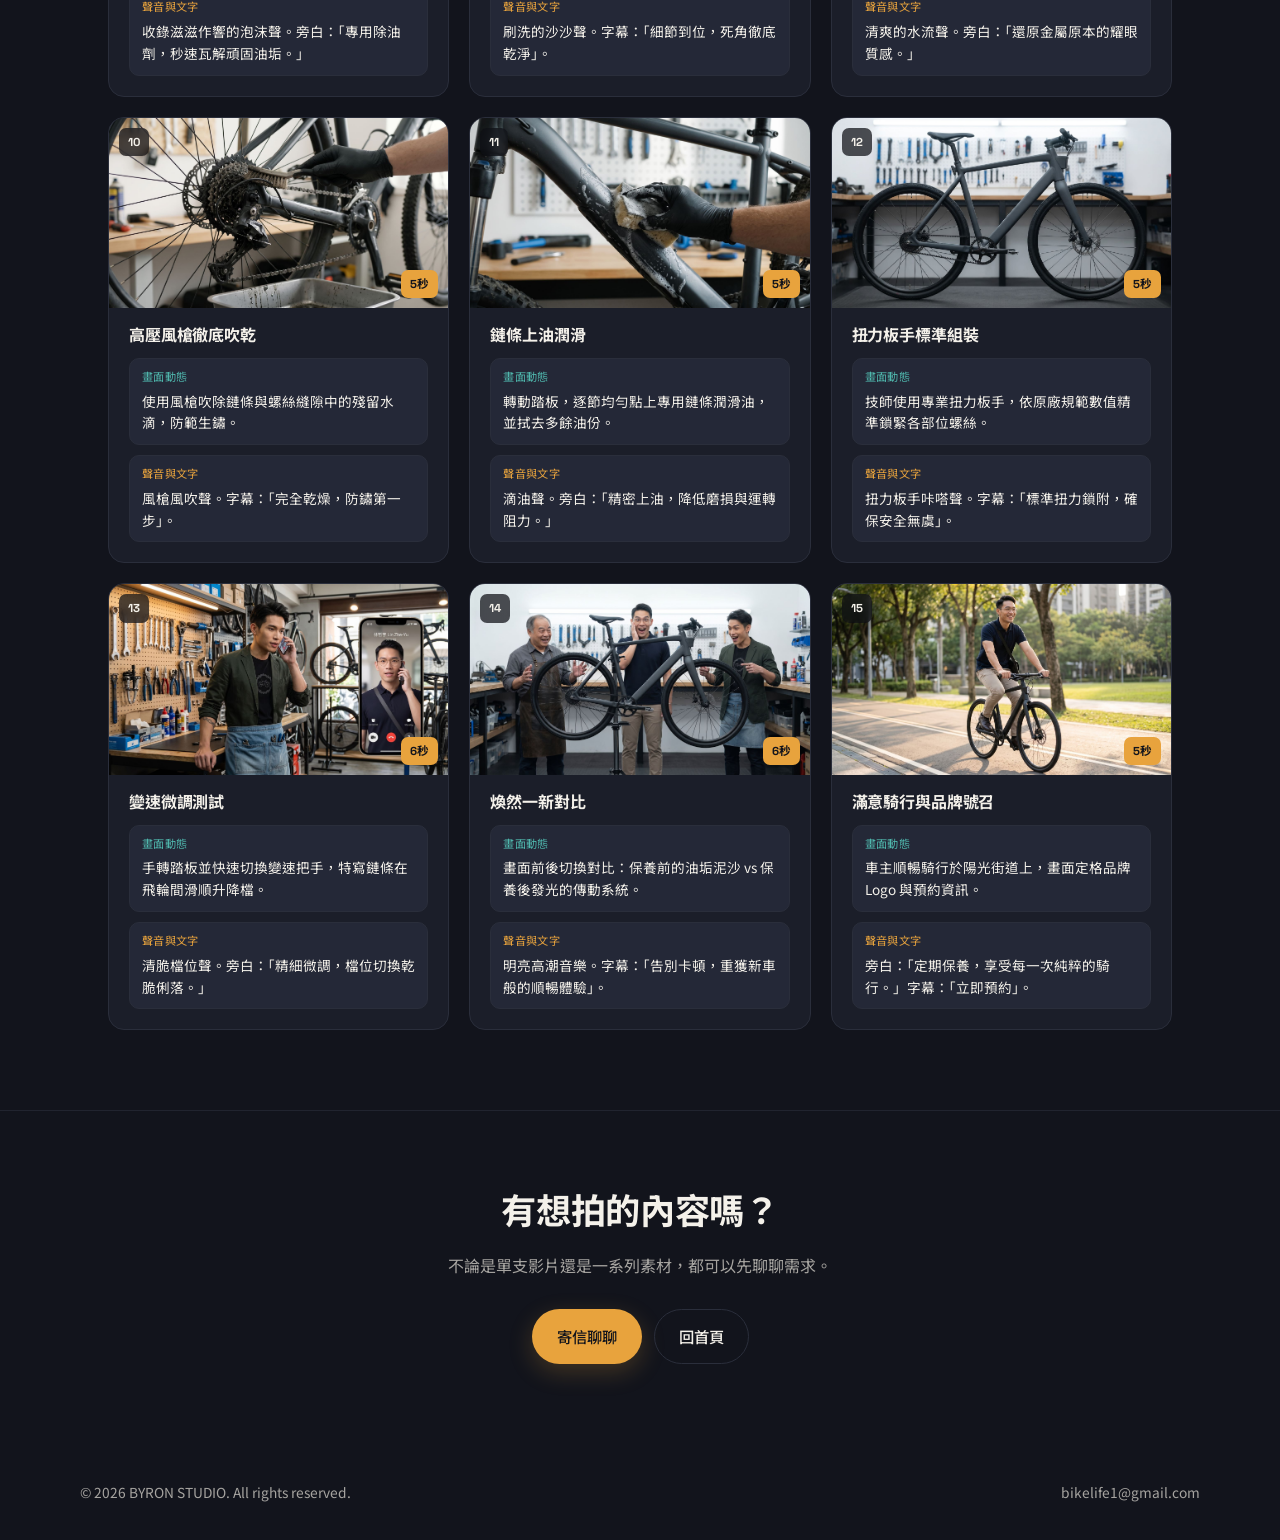
<file: video.html>
<!doctype html>
<html lang="zh-Hant">
<head>
  <meta charset="UTF-8" />
  <meta name="viewport" content="width=device-width, initial-scale=1.0" />
  <title>短影音 — BYRON STUDIO</title>
  <link rel="preconnect" href="https://fonts.googleapis.com" />
  <link rel="preconnect" href="https://fonts.gstatic.com" crossorigin />
  <link
    href="https://fonts.googleapis.com/css2?family=Space+Grotesk:wght@500;700&family=Noto+Sans+TC:wght@400;500;700&display=swap"
    rel="stylesheet"
  />
  <link rel="stylesheet" href="css/style.css" />
</head>
<body>
  <header class="site-header">
    <div class="header-inner">
      <a href="index.html" class="brand">
        <span class="brand-mark">B.</span>
        <span class="brand-name">BYRON STUDIO</span>
      </a>
      <nav class="site-nav" id="site-nav">
        <a href="index.html" class="nav-link">🏠 首頁</a>
        <a href="copywriting.html" class="nav-link">✍️ 文案撰寫</a>
        <a href="video.html" class="nav-link is-active">🎬 短影音</a>
        <a href="ps.html" class="nav-link">🎨 PS</a>
        <a href="ai.html" class="nav-link">✒️ AI</a>
        <a href="marketing.html" class="nav-link">📈 網路行銷</a>
      </nav>
      <button class="menu-toggle" id="menu-toggle" aria-expanded="false" aria-controls="site-nav" aria-label="開啟選單">
        <span class="bar"></span>
        <span class="bar"></span>
        <span class="bar"></span>
      </button>
    </div>
  </header>
  <div class="nav-overlay" id="nav-overlay"></div>

  <main>
    

    <section class="section" id="storyboard">
      <div class="container">
        <div class="section-head">
          <h2>作品範例</h2>
          <p>
            自行車專業保養 — 腳本企劃。透過「痛點引導 → 專業信任 → 精細保養 → 滿意騎行」的節奏，
            展現服務的專業質感(全 15 鏡)。
          </p>
        </div>
        <div class="storyboard-grid">
          <div class="storyboard-card">
            <div class="storyboard-thumb">
              <img src="https://byron1025.github.io/myproject/images/1.jpg" alt="髒污鏈條特寫" loading="lazy" />
              <span class="scene-badge">01</span>
              <span class="dur-badge">5秒</span>
            </div>
            <div class="storyboard-body">
              <h3>髒污鏈條特寫</h3>
              <div class="storyboard-info">
                <span class="label">畫面動態</span>
                鏡頭由遠慢慢拉近，特寫鏈條與飛輪上積滿的黑油垢與沙塵。
              </div>
              <div class="storyboard-info voice">
                <span class="label">聲音與文字</span>
                背景音樂沉重低回。旁白：「你的愛車，是不是很久沒有好好呼吸了？」
              </div>
            </div>
          </div>
          <div class="storyboard-card">
            <div class="storyboard-thumb">
              <img src="https://byron1025.github.io/myproject/images/2.jpg" alt="變速卡頓與異音" loading="lazy" />
              <span class="scene-badge">02</span>
              <span class="dur-badge">6秒</span>
            </div>
            <div class="storyboard-body">
              <h3>變速卡頓與異音</h3>
              <div class="storyboard-info">
                <span class="label">畫面動態</span>
                踏板轉動時出現跳齒、鏈條發出摩擦聲，畫面小幅震動強調卡頓感。
              </div>
              <div class="storyboard-info voice">
                <span class="label">聲音與文字</span>
                收錄清晰的金屬摩擦聲。字幕標註：「異音、卡頓、磨損增加」。
              </div>
            </div>
          </div>
          <div class="storyboard-card">
            <div class="storyboard-thumb">
              <img src="https://byron1025.github.io/myproject/images/3.jpg" alt="推車進店接待" loading="lazy" />
              <span class="scene-badge">03</span>
              <span class="dur-badge">5秒</span>
            </div>
            <div class="storyboard-body">
              <h3>推車進店接待</h3>
              <div class="storyboard-info">
                <span class="label">畫面動態</span>
                車主將車推進明亮乾淨的門市，技師微笑親切前來迎車接待。
              </div>
              <div class="storyboard-info voice">
                <span class="label">聲音與文字</span>
                音樂轉為輕鬆明快。旁白：「交給專業，讓保養變簡單。」
              </div>
            </div>
          </div>
          <div class="storyboard-card">
            <div class="storyboard-thumb">
              <img src="https://byron1025.github.io/myproject/images/4.jpg" alt="全車點檢紀錄" loading="lazy" />
              <span class="scene-badge">04</span>
              <span class="dur-badge">5秒</span>
            </div>
            <div class="storyboard-body">
              <h3>全車點檢紀錄</h3>
              <div class="storyboard-info">
                <span class="label">畫面動態</span>
                技師拿著檢測表，逐一確認煞車、胎壓與傳動耗損，並向車主說明。
              </div>
              <div class="storyboard-info voice">
                <span class="label">聲音與文字</span>
                旁白：「標準化 20 項全車健檢，不放過任何安全細節。」
              </div>
            </div>
          </div>
          <div class="storyboard-card">
            <div class="storyboard-thumb">
              <img src="https://byron1025.github.io/myproject/images/5.jpg" alt="鏈條規精準量測" loading="lazy" />
              <span class="scene-badge">05</span>
              <span class="dur-badge">5秒</span>
            </div>
            <div class="storyboard-body">
              <h3>鏈條規精準量測</h3>
              <div class="storyboard-info">
                <span class="label">畫面動態</span>
                特寫鏈條量測規卡入鏈條，精準判定伸長量與更換需求。
              </div>
              <div class="storyboard-info voice">
                <span class="label">聲音與文字</span>
                畫面出現數據化特效：「拉伸率測量中」。
              </div>
            </div>
          </div>
          <div class="storyboard-card">
            <div class="storyboard-thumb">
              <img src="https://byron1025.github.io/myproject/images/6.jpg" alt="架車拆解零件" loading="lazy" />
              <span class="scene-badge">06</span>
              <span class="dur-badge">6秒</span>
            </div>
            <div class="storyboard-body">
              <h3>架車拆解零件</h3>
              <div class="storyboard-info">
                <span class="label">畫面動態</span>
                將車架上修車架，快速流暢地卸下後輪與傳動系統元件。
              </div>
              <div class="storyboard-info voice">
                <span class="label">聲音與文字</span>
                節奏感強烈的音樂點擊聲。字幕：「專業拆卸，深層保養」。
              </div>
            </div>
          </div>
          <div class="storyboard-card">
            <div class="storyboard-thumb">
              <img src="https://byron1025.github.io/myproject/images/7.jpg" alt="噴洗劑泡沫溶解" loading="lazy" />
              <span class="scene-badge">07</span>
              <span class="dur-badge">6秒</span>
            </div>
            <div class="storyboard-body">
              <h3>噴洗劑泡沫溶解</h3>
              <div class="storyboard-info">
                <span class="label">畫面動態</span>
                噴上專用清潔泡沫，特寫油垢隨泡沫迅速融化流下的療癒畫面。
              </div>
              <div class="storyboard-info voice">
                <span class="label">聲音與文字</span>
                收錄滋滋作響的泡沫聲。旁白：「專用除油劑，秒速瓦解頑固油垢。」
              </div>
            </div>
          </div>
          <div class="storyboard-card">
            <div class="storyboard-thumb">
              <img src="https://byron1025.github.io/myproject/images/8.jpg" alt="專用洗鏈刷刷洗" loading="lazy" />
              <span class="scene-badge">08</span>
              <span class="dur-badge">6秒</span>
            </div>
            <div class="storyboard-body">
              <h3>專用洗鏈刷刷洗</h3>
              <div class="storyboard-info">
                <span class="label">畫面動態</span>
                技師手持多角度刷具，仔細刷洗飛輪齒片與鏈條轉軸死角。
              </div>
              <div class="storyboard-info voice">
                <span class="label">聲音與文字</span>
                刷洗的沙沙聲。字幕：「細節到位，死角徹底乾淨」。
              </div>
            </div>
          </div>
          <div class="storyboard-card">
            <div class="storyboard-thumb">
              <img src="https://byron1025.github.io/myproject/images/9.jpg" alt="清水沖洗乾淨" loading="lazy" />
              <span class="scene-badge">09</span>
              <span class="dur-badge">5秒</span>
            </div>
            <div class="storyboard-body">
              <h3>清水沖洗乾淨</h3>
              <div class="storyboard-info">
                <span class="label">畫面動態</span>
                低壓水槍沖洗掉泡沫，露出底下金屬原色的光澤感。
              </div>
              <div class="storyboard-info voice">
                <span class="label">聲音與文字</span>
                清爽的水流聲。旁白：「還原金屬原本的耀眼質感。」
              </div>
            </div>
          </div>
          <div class="storyboard-card">
            <div class="storyboard-thumb">
              <img src="https://byron1025.github.io/myproject/images/10.jpg" alt="高壓風槍徹底吹乾" loading="lazy" />
              <span class="scene-badge">10</span>
              <span class="dur-badge">5秒</span>
            </div>
            <div class="storyboard-body">
              <h3>高壓風槍徹底吹乾</h3>
              <div class="storyboard-info">
                <span class="label">畫面動態</span>
                使用風槍吹除鏈條與螺絲縫隙中的殘留水滴，防範生鏽。
              </div>
              <div class="storyboard-info voice">
                <span class="label">聲音與文字</span>
                風槍風吹聲。字幕：「完全乾燥，防鏽第一步」。
              </div>
            </div>
          </div>
          <div class="storyboard-card">
            <div class="storyboard-thumb">
              <img src="https://byron1025.github.io/myproject/images/11.jpg" alt="鏈條上油潤滑" loading="lazy" />
              <span class="scene-badge">11</span>
              <span class="dur-badge">5秒</span>
            </div>
            <div class="storyboard-body">
              <h3>鏈條上油潤滑</h3>
              <div class="storyboard-info">
                <span class="label">畫面動態</span>
                轉動踏板，逐節均勻點上專用鏈條潤滑油，並拭去多餘油份。
              </div>
              <div class="storyboard-info voice">
                <span class="label">聲音與文字</span>
                滴油聲。旁白：「精密上油，降低磨損與運轉阻力。」
              </div>
            </div>
          </div>
          <div class="storyboard-card">
            <div class="storyboard-thumb">
              <img src="https://byron1025.github.io/myproject/images/12.jpg" alt="扭力板手標準組裝" loading="lazy" />
              <span class="scene-badge">12</span>
              <span class="dur-badge">5秒</span>
            </div>
            <div class="storyboard-body">
              <h3>扭力板手標準組裝</h3>
              <div class="storyboard-info">
                <span class="label">畫面動態</span>
                技師使用專業扭力板手，依原廠規範數值精準鎖緊各部位螺絲。
              </div>
              <div class="storyboard-info voice">
                <span class="label">聲音與文字</span>
                扭力板手咔嗒聲。字幕：「標準扭力鎖附，確保安全無虞」。
              </div>
            </div>
          </div>
          <div class="storyboard-card">
            <div class="storyboard-thumb">
              <img src="https://byron1025.github.io/myproject/images/13.jpg" alt="變速微調測試" loading="lazy" />
              <span class="scene-badge">13</span>
              <span class="dur-badge">6秒</span>
            </div>
            <div class="storyboard-body">
              <h3>變速微調測試</h3>
              <div class="storyboard-info">
                <span class="label">畫面動態</span>
                手轉踏板並快速切換變速把手，特寫鏈條在飛輪間滑順升降檔。
              </div>
              <div class="storyboard-info voice">
                <span class="label">聲音與文字</span>
                清脆檔位聲。旁白：「精細微調，檔位切換乾脆俐落。」
              </div>
            </div>
          </div>
          <div class="storyboard-card">
            <div class="storyboard-thumb">
              <img src="https://byron1025.github.io/myproject/images/14.jpg" alt="煥然一新對比" loading="lazy" />
              <span class="scene-badge">14</span>
              <span class="dur-badge">6秒</span>
            </div>
            <div class="storyboard-body">
              <h3>煥然一新對比</h3>
              <div class="storyboard-info">
                <span class="label">畫面動態</span>
                畫面前後切換對比：保養前的油垢泥沙 vs 保養後發光的傳動系統。
              </div>
              <div class="storyboard-info voice">
                <span class="label">聲音與文字</span>
                明亮高潮音樂。字幕：「告別卡頓，重獲新車般的順暢體驗」。
              </div>
            </div>
          </div>
          <div class="storyboard-card">
            <div class="storyboard-thumb">
              <img src="https://byron1025.github.io/myproject/images/15.jpg" alt="滿意騎行與品牌號召" loading="lazy" />
              <span class="scene-badge">15</span>
              <span class="dur-badge">5秒</span>
            </div>
            <div class="storyboard-body">
              <h3>滿意騎行與品牌號召</h3>
              <div class="storyboard-info">
                <span class="label">畫面動態</span>
                車主順暢騎行於陽光街道上，畫面定格品牌 Logo 與預約資訊。
              </div>
              <div class="storyboard-info voice">
                <span class="label">聲音與文字</span>
                旁白：「定期保養，享受每一次純粹的騎行。」字幕：「立即預約」。
              </div>
            </div>
          </div>
        </div>
      </div>
    </section>

    <section class="cta">
      <div class="container">
        <h2>有想拍的內容嗎？</h2>
        <p>不論是單支影片還是一系列素材，都可以先聊聊需求。</p>
        <div class="cta-actions">
          <a href="mailto:bikelife1@gmail.com" class="btn btn-primary">寄信聊聊</a>
          <a href="index.html" class="btn btn-ghost">回首頁</a>
        </div>
      </div>
    </section>
  </main>

  <footer>
    <div class="container site-footer">
      <span>© 2026 BYRON STUDIO. All rights reserved.</span>
      <div class="footer-links">
        <a href="mailto:bikelife1@gmail.com">bikelife1@gmail.com</a>
     
      </div>
    </div>
  </footer>

  <script src="js/script.js"></script>
</body>
</html>
</file>
<file: css/style.css>
/* =========================================================
   BYRON STUDIO — 共用樣式表
   色彩與排版皆以變數集中管理,方便日後調整
   ========================================================= */

:root {
  /* 色彩 */
  --ink: #12141c;          /* 主背景 深藍黑 */
  --ink-2: #0d0e14;        /* 更深的底色,用於漸層 */
  --surface: #1b1e29;      /* 卡片背景 */
  --surface-2: #242837;    /* 卡片 hover / 次層背景 */
  --line: #2a2e3b;         /* 分隔線 */
  --line-soft: #21242f;
  --paper: #f4f1ea;        /* 主要文字(米白) */
  --paper-dim: #a6a4a0;    /* 次要文字 */
  --amber: #e8a33d;        /* 主要強調色 */
  --amber-soft: rgba(232, 163, 61, 0.14);
  --teal: #4fb6ac;         /* 次要強調色 */
  --teal-soft: rgba(79, 182, 172, 0.14);

  /* 字型 */
  --font-display: "Space Grotesk", "Noto Sans TC", sans-serif;
  --font-body: "Noto Sans TC", "Space Grotesk", sans-serif;

  /* 版面 */
  --max-width: 1120px;
  --header-h: 76px;
  --radius: 16px;
  --radius-sm: 10px;
}

* {
  box-sizing: border-box;
}

html {
  scroll-behavior: smooth;
  scroll-padding-top: calc(var(--header-h) + 16px);
}

body {
  margin: 0;
  background:
    radial-gradient(720px 420px at 92% -8%, rgba(232, 163, 61, 0.10), transparent 60%),
    radial-gradient(640px 380px at -6% 0%, rgba(79, 182, 172, 0.08), transparent 60%),
    var(--ink);
  color: var(--paper);
  font-family: var(--font-body);
  line-height: 1.75;
  -webkit-font-smoothing: antialiased;
  overflow-x: hidden;
}

img {
  max-width: 100%;
  display: block;
}

a {
  color: inherit;
  text-decoration: none;
}

h1, h2, h3 {
  font-family: var(--font-display);
  font-weight: 700;
  line-height: 1.2;
  letter-spacing: -0.01em;
  margin: 0 0 0.5em;
}

p {
  margin: 0 0 1em;
  color: var(--paper-dim);
  max-width: 60ch;
}

.container {
  max-width: var(--max-width);
  margin: 0 auto;
  padding: 0 28px;
}

/* ---------- 導覽列 ---------- */

.site-header {
  position: sticky;
  top: 0;
  z-index: 100;
  height: var(--header-h);
  display: flex;
  align-items: center;
  background: rgba(13, 14, 20, 0.82);
  backdrop-filter: blur(14px);
  -webkit-backdrop-filter: blur(14px);
  border-bottom: 1px solid var(--line-soft);
}

.header-inner {
  width: 100%;
  max-width: var(--max-width);
  margin: 0 auto;
  padding: 0 28px;
  display: flex;
  align-items: center;
}

.brand {
  display: flex;
  align-items: center;
  gap: 10px;
  font-family: var(--font-display);
  white-space: nowrap;
  margin-right: auto;
}

.brand-mark {
  display: inline-flex;
  align-items: center;
  justify-content: center;
  width: 34px;
  height: 34px;
  border-radius: 10px;
  background: var(--amber);
  color: var(--ink);
  font-size: 1.05rem;
  font-weight: 700;
}

.brand-name {
  font-size: 1rem;
  font-weight: 500;
  letter-spacing: 0.02em;
  color: var(--paper);
}

/* 導覽連結群組:整組靠右對齊 */
.site-nav {
  display: flex;
  align-items: center;
  gap: 2px;
  margin-left: 32px;
}

.nav-link {
  position: relative;
  padding: 9px 16px;
  font-size: 0.94rem;
  color: var(--paper-dim);
  transition: color 0.2s ease;
  white-space: nowrap;
}

.nav-link::after {
  content: "";
  position: absolute;
  left: 16px;
  right: 16px;
  bottom: 4px;
  height: 2px;
  background: var(--amber);
  transform: scaleX(0);
  transform-origin: right;
  transition: transform 0.25s ease;
}

.nav-link:hover,
.nav-link:focus-visible {
  color: var(--paper);
}

.nav-link:hover::after,
.nav-link:focus-visible::after {
  transform: scaleX(1);
  transform-origin: left;
}

.nav-link.is-active {
  color: var(--paper);
  font-weight: 500;
}

.nav-link.is-active::after {
  transform: scaleX(1);
  background: var(--teal);
}

/* 漢堡按鈕:預設隱藏,小螢幕才出現在導覽列最右側 */
.menu-toggle {
  display: none;
  width: 42px;
  height: 42px;
  margin-left: 14px;
  border: 1px solid var(--line);
  border-radius: 10px;
  background: var(--surface);
  cursor: pointer;
  padding: 0;
  flex-direction: column;
  align-items: center;
  justify-content: center;
  gap: 5px;
  flex-shrink: 0;
}

.menu-toggle .bar {
  width: 20px;
  height: 2px;
  background: var(--paper);
  transition: transform 0.25s ease, opacity 0.25s ease;
}

.menu-toggle[aria-expanded="true"] .bar:nth-child(1) {
  transform: translateY(7px) rotate(45deg);
}
.menu-toggle[aria-expanded="true"] .bar:nth-child(2) {
  opacity: 0;
}
.menu-toggle[aria-expanded="true"] .bar:nth-child(3) {
  transform: translateY(-7px) rotate(-45deg);
}

/* ---------- 小螢幕:漢堡選單(從右側滑出) ---------- */

.nav-overlay {
  position: fixed;
  inset: 0;
  background: rgba(8, 9, 13, 0.55);
  opacity: 0;
  visibility: hidden;
  pointer-events: none;
  transition: opacity 0.25s ease;
  z-index: 90;
}

@media (max-width: 860px) {
  .menu-toggle {
    display: inline-flex;
  }

  .header-inner {
    padding: 0 20px;
  }

  .site-nav {
    position: fixed;
    top: 0;
    right: 0;
    z-index: 101;
    height: 100vh;
    width: min(78vw, 300px);
    margin-left: 0;
    flex-direction: column;
    align-items: stretch;
    gap: 2px;
    background: var(--surface);
    border-left: 1px solid var(--line);
    padding: calc(var(--header-h) + 12px) 20px 20px;
    transform: translateX(100%);
    transition: transform 0.3s ease;
    box-shadow: -18px 0 40px rgba(0, 0, 0, 0.35);
  }

  body.nav-open .site-nav {
    transform: translateX(0);
  }

  body.nav-open .nav-overlay {
    opacity: 1;
    visibility: visible;
    pointer-events: auto;
  }

  body.nav-open {
    overflow: hidden;
  }

  .nav-link {
    padding: 13px 14px;
    border-radius: 10px;
  }

  .nav-link::after {
    display: none;
  }

  .nav-link.is-active {
    background: var(--amber-soft);
    color: var(--amber);
  }
}

@media (prefers-reduced-motion: reduce) {
  html {
    scroll-behavior: auto;
  }
  .site-nav,
  .nav-overlay,
  .menu-toggle .bar,
  * {
    transition-duration: 0.001ms !important;
  }
}

/* ---------- Hero ---------- */

.hero {
  position: relative;
  padding: 108px 0 72px;
  border-bottom: 1px solid var(--line-soft);
  animation: fade-up 0.6s ease both;
  overflow: hidden;
}

.hero::before {
  content: "";
  position: absolute;
  top: -180px;
  right: -160px;
  width: 460px;
  height: 460px;
  background: radial-gradient(circle, rgba(232, 163, 61, 0.22), transparent 70%);
  filter: blur(10px);
  pointer-events: none;
}

.hero .container {
  position: relative;
}

.hero-icon {
  width: 60px;
  height: 60px;
  border-radius: 18px;
  background: var(--amber-soft);
  border: 1px solid rgba(232, 163, 61, 0.28);
  display: flex;
  align-items: center;
  justify-content: center;
  font-size: 1.7rem;
  margin-bottom: 26px;
}

.hero h1 {
  font-size: clamp(2.1rem, 4.8vw, 3.4rem);
  max-width: 16ch;
}

.hero .lede {
  font-size: 1.14rem;
  max-width: 54ch;
}

.hero-actions {
  display: flex;
  gap: 12px;
  flex-wrap: wrap;
  margin-top: 30px;
}

@keyframes fade-up {
  from {
    opacity: 0;
    transform: translateY(16px);
  }
  to {
    opacity: 1;
    transform: translateY(0);
  }
}

/* ---------- 按鈕 ---------- */

.btn {
  display: inline-flex;
  align-items: center;
  gap: 8px;
  padding: 13px 24px;
  border-radius: 999px;
  font-size: 0.96rem;
  font-weight: 500;
  cursor: pointer;
  border: 1px solid transparent;
  transition: transform 0.15s ease, background 0.2s ease, border-color 0.2s ease, box-shadow 0.2s ease;
}

.btn:hover {
  transform: translateY(-1px);
}

.btn-primary {
  background: var(--amber);
  color: var(--ink);
  box-shadow: 0 8px 24px rgba(232, 163, 61, 0.22);
}

.btn-primary:hover {
  background: #f0b458;
}

.btn-ghost {
  background: transparent;
  color: var(--paper);
  border-color: var(--line);
}

.btn-ghost:hover {
  border-color: var(--paper-dim);
}

/* ---------- 區塊 ---------- */

.section {
  padding: 80px 0;
  border-bottom: 1px solid var(--line-soft);
}

.section-head {
  max-width: 60ch;
  margin-bottom: 44px;
}

.section-head h2 {
  font-size: clamp(1.6rem, 3vw, 2.2rem);
}

/* ---------- 服務卡片(首頁)---------- */

.grid {
  display: grid;
  grid-template-columns: repeat(3, 1fr);
  gap: 18px;
}

.card {
  position: relative;
  background: var(--surface);
  border: 1px solid var(--line);
  border-radius: var(--radius);
  padding: 28px;
  overflow: hidden;
  transition: transform 0.2s ease, border-color 0.2s ease, background 0.2s ease;
}

.card::before {
  content: "";
  position: absolute;
  top: 0;
  left: 0;
  right: 0;
  height: 2px;
  background: linear-gradient(90deg, var(--amber), var(--teal));
  transform: scaleX(0);
  transform-origin: left;
  transition: transform 0.25s ease;
}

.card:hover {
  transform: translateY(-4px);
  border-color: rgba(232, 163, 61, 0.35);
  background: var(--surface-2);
}

.card:hover::before {
  transform: scaleX(1);
}

.card-icon {
  width: 46px;
  height: 46px;
  border-radius: 12px;
  background: var(--surface-2);
  display: flex;
  align-items: center;
  justify-content: center;
  font-size: 1.4rem;
  margin-bottom: 16px;
}

.card h3 {
  font-size: 1.1rem;
  margin-bottom: 8px;
}

.card p {
  font-size: 0.94rem;
  margin-bottom: 0;
}

@media (max-width: 860px) {
  .grid {
    grid-template-columns: repeat(2, 1fr);
  }
}

@media (max-width: 560px) {
  .grid {
    grid-template-columns: 1fr;
  }
}

/* ---------- 特點列表(服務頁)---------- */

.feature-list {
  display: grid;
  grid-template-columns: repeat(2, 1fr);
  gap: 16px;
  padding: 0;
  margin: 0;
  list-style: none;
}

.feature-list li {
  background: var(--surface);
  border: 1px solid var(--line);
  border-radius: var(--radius);
  padding: 22px 24px;
  color: var(--paper);
  font-size: 0.96rem;
}

.feature-list li strong {
  display: block;
  color: var(--amber);
  font-family: var(--font-display);
  font-size: 0.85rem;
  letter-spacing: 0.03em;
  margin-bottom: 6px;
}

@media (max-width: 700px) {
  .feature-list {
    grid-template-columns: 1fr;
  }
}

/* ---------- 流程步驟 ---------- */

.steps {
  display: grid;
  grid-template-columns: repeat(3, 1fr);
  gap: 24px;
}

.step {
  position: relative;
  padding-top: 20px;
  border-top: 1px solid var(--line);
}

.step .num {
  font-family: var(--font-display);
  font-size: 1.9rem;
  color: var(--teal);
  font-weight: 700;
  display: block;
  margin-bottom: 10px;
}

.step h3 {
  font-size: 1.04rem;
  margin-bottom: 6px;
}

.step p {
  font-size: 0.92rem;
}

@media (max-width: 700px) {
  .steps {
    grid-template-columns: 1fr;
    gap: 28px;
  }
}

/* ---------- CTA ---------- */

.cta {
  padding: 80px 0;
  text-align: center;
}

.cta h2 {
  font-size: clamp(1.6rem, 3vw, 2.2rem);
}

.cta p {
  margin: 0 auto 30px;
}

.cta-actions {
  display: flex;
  gap: 12px;
  justify-content: center;
  flex-wrap: wrap;
}

/* ---------- Footer ---------- */

.site-footer {
  padding: 36px 0;
  display: flex;
  align-items: center;
  justify-content: space-between;
  flex-wrap: wrap;
  gap: 12px;
  color: var(--paper-dim);
  font-size: 0.86rem;
}

.site-footer a {
  color: var(--paper-dim);
  transition: color 0.2s ease;
}

.site-footer a:hover {
  color: var(--amber);
}

.footer-links {
  display: flex;
  gap: 18px;
}

/* 鍵盤可視焦點 */
a:focus-visible,
button:focus-visible {
  outline: 2px solid var(--amber);
  outline-offset: 2px;
}

/* ---------- 作品範例:分鏡腳本卡片 ---------- */

.storyboard-grid {
  display: grid;
  grid-template-columns: repeat(3, 1fr);
  gap: 20px;
}

.storyboard-card {
  background: var(--surface);
  border: 1px solid var(--line);
  border-radius: var(--radius);
  overflow: hidden;
  transition: transform 0.2s ease, border-color 0.2s ease;
}

.storyboard-card:hover {
  transform: translateY(-4px);
  border-color: rgba(232, 163, 61, 0.35);
}

.storyboard-thumb {
  position: relative;
  aspect-ratio: 16 / 9;
  background: var(--surface-2);
  overflow: hidden;
}

.storyboard-thumb img {
  width: 100%;
  height: 100%;
  object-fit: cover;
  transition: transform 0.4s ease;
}

.storyboard-card:hover .storyboard-thumb img {
  transform: scale(1.05);
}

.scene-badge,
.dur-badge {
  position: absolute;
  font-family: var(--font-display);
  font-size: 0.72rem;
  font-weight: 700;
  padding: 4px 9px;
  border-radius: 7px;
}

.scene-badge {
  top: 10px;
  left: 10px;
  background: rgba(13, 14, 20, 0.72);
  color: var(--paper);
  backdrop-filter: blur(4px);
}

.dur-badge {
  bottom: 10px;
  right: 10px;
  background: var(--amber);
  color: var(--ink);
}

.storyboard-body {
  padding: 18px 20px 20px;
}

.storyboard-body h3 {
  font-size: 1rem;
  margin-bottom: 12px;
}

.storyboard-info {
  background: var(--surface-2);
  border: 1px solid var(--line);
  border-radius: 10px;
  padding: 10px 12px;
  font-size: 0.85rem;
  color: var(--paper);
  margin-bottom: 10px;
  line-height: 1.6;
}

.storyboard-info:last-child {
  margin-bottom: 0;
}

.storyboard-info .label {
  display: block;
  font-family: var(--font-display);
  font-size: 0.7rem;
  letter-spacing: 0.03em;
  color: var(--teal);
  margin-bottom: 4px;
}

.storyboard-info.voice .label {
  color: var(--amber);
}

@media (max-width: 860px) {
  .storyboard-grid {
    grid-template-columns: repeat(2, 1fr);
  }
}

@media (max-width: 560px) {
  .storyboard-grid {
    grid-template-columns: 1fr;
  }
}

/* ---------- 作品範例:報告 / 企劃書卡片 ---------- */

.report-grid {
  display: grid;
  grid-template-columns: repeat(3, 1fr);
  gap: 20px;
}

.report-card {
  background: var(--surface);
  border: 1px solid var(--line);
  border-radius: var(--radius);
  overflow: hidden;
  transition: transform 0.2s ease, border-color 0.2s ease;
}

.report-card:hover {
  transform: translateY(-4px);
  border-color: rgba(79, 182, 172, 0.4);
}

.report-thumb {
  position: relative;
  aspect-ratio: 16 / 9;
  background: var(--surface-2);
  overflow: hidden;
}

.report-thumb img {
  width: 100%;
  height: 100%;
  object-fit: cover;
  transition: transform 0.4s ease;
}

.report-card:hover .report-thumb img {
  transform: scale(1.05);
}

.report-tag {
  position: absolute;
  top: 10px;
  left: 10px;
  background: var(--teal);
  color: var(--ink);
  font-family: var(--font-display);
  font-size: 0.7rem;
  font-weight: 700;
  letter-spacing: 0.02em;
  padding: 4px 9px;
  border-radius: 7px;
}

.report-body {
  padding: 18px 20px 20px;
}

.report-body h3 {
  font-size: 1.02rem;
  margin-bottom: 8px;
}

.report-body p {
  font-size: 0.9rem;
  margin-bottom: 0;
}

@media (max-width: 860px) {
  .report-grid {
    grid-template-columns: repeat(2, 1fr);
  }
}

@media (max-width: 560px) {
  .report-grid {
    grid-template-columns: 1fr;
  }
}

/* ---------- 作品範例:圖文案例(文案撰寫頁)---------- */

.gallery-grid {
  display: flex;
  flex-wrap: wrap;
  gap: 20px;
}

.gallery-card {
  width: 400px;
  max-width: 100%;
  flex: 0 0 auto;
  background: var(--surface);
  border: 1px solid var(--line);
  border-radius: var(--radius);
  overflow: hidden;
  transition: transform 0.2s ease, border-color 0.2s ease;
}

.gallery-card:hover {
  transform: translateY(-4px);
  border-color: rgba(232, 163, 61, 0.35);
}

.gallery-thumb {
  aspect-ratio: 16 / 9;
  background: var(--surface-2);
  overflow: hidden;
}

.gallery-thumb img {
  width: 100%;
  height: 100%;
  object-fit: cover;
  transition: transform 0.4s ease;
}

.gallery-card:hover .gallery-thumb img {
  transform: scale(1.05);
}

.gallery-body {
  padding: 16px 20px 20px;
}

.gallery-body p {
  font-size: 0.92rem;
  color: var(--paper);
  margin-bottom: 0;
}

@media (max-width: 700px) {
  .gallery-card {
    width: 100%;
  }
}

/* ---------- 純圖片作品牆(PS 頁)---------- */

.img-grid {
  display: flex;
  flex-wrap: wrap;
  gap: 20px;
}

.img-card {
  width: 400px;
  max-width: 100%;
  flex: 0 0 auto;
  background: var(--surface);
  border: 1px solid var(--line);
  border-radius: var(--radius);
  overflow: hidden;
  aspect-ratio: 4 / 3;
  transition: transform 0.2s ease, border-color 0.2s ease;
}

.img-card:hover {
  transform: translateY(-4px);
  border-color: rgba(232, 163, 61, 0.35);
}

.img-card img,
.img-card video {
  width: 100%;
  height: 100%;
  object-fit: cover;
  transition: transform 0.4s ease;
}

.img-card:hover img,
.img-card:hover video {
  transform: scale(1.05);
}

@media (max-width: 480px) {
  .img-card {
    width: 100%;
  }
}

/* ---------- Logo 設計流程(圖片 + 步驟編號) ---------- */

.process-grid {
  display: flex;
  flex-wrap: wrap;
  gap: 20px;
  margin-bottom: 48px;
}

.process-card {
  width: 400px;
  max-width: 100%;
  flex: 0 0 auto;
  background: var(--surface);
  border: 1px solid var(--line);
  border-radius: var(--radius);
  overflow: hidden;
  transition: transform 0.2s ease, border-color 0.2s ease;
}

.process-card:hover {
  transform: translateY(-4px);
  border-color: rgba(79, 182, 172, 0.4);
}

.process-thumb {
  position: relative;
  aspect-ratio: 4 / 3;
  background: var(--surface-2);
  overflow: hidden;
}

.process-thumb img {
  width: 100%;
  height: 100%;
  object-fit: contain;
  padding: 14px;
  transition: transform 0.4s ease;
}

.process-card:hover .process-thumb img {
  transform: scale(1.04);
}

.process-num {
  position: absolute;
  top: 10px;
  left: 10px;
  font-family: var(--font-display);
  font-size: 0.72rem;
  font-weight: 700;
  color: var(--ink);
  background: var(--teal);
  padding: 4px 9px;
  border-radius: 7px;
}

.process-label {
  padding: 14px 18px 18px;
  font-size: 0.92rem;
  color: var(--paper);
  text-align: center;
}

.subsection-title {
  font-family: var(--font-display);
  font-size: 0.85rem;
  letter-spacing: 0.03em;
  color: var(--paper-dim);
  margin-bottom: 18px;
}

@media (max-width: 480px) {
  .process-card {
    width: 100%;
  }
}
</file>
